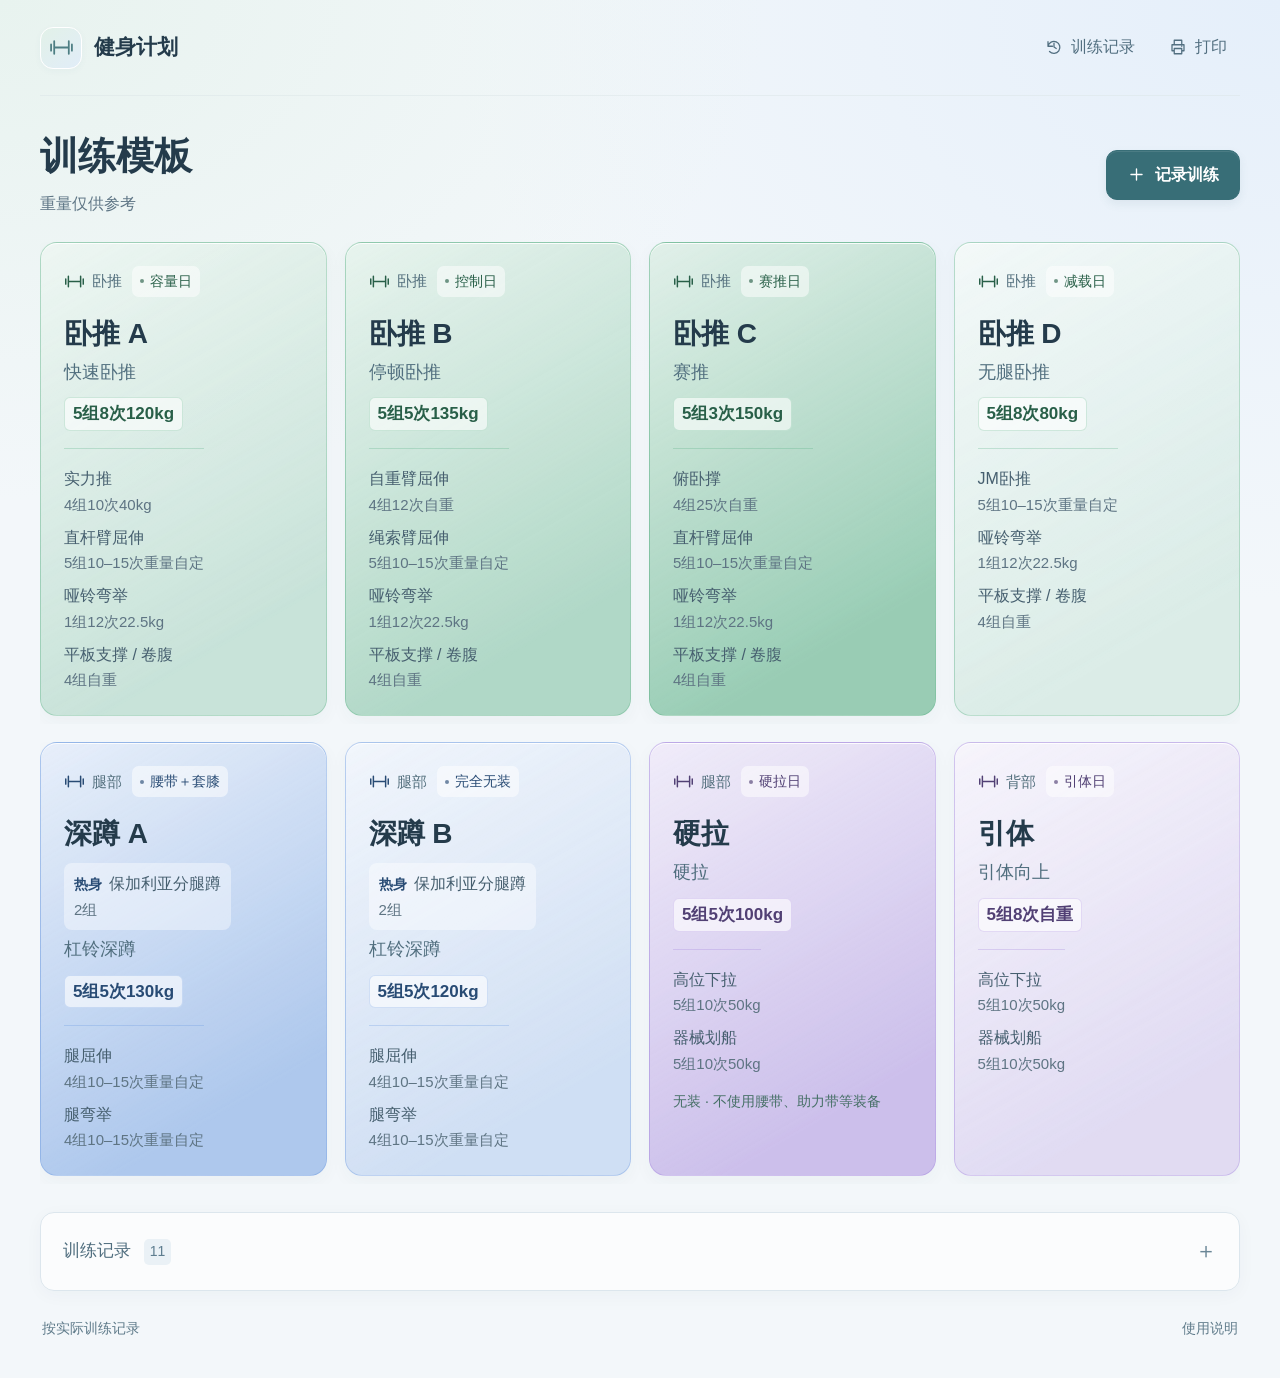
<file: index.html>
<!doctype html>
<html lang="zh-CN">
  <head>
  <!-- 单文件发布版；维护请阅读 项目资料/docs/维护说明.md，修改源文件后运行 项目资料/scripts/build.py。 -->
    <meta charset="utf-8" />
    <meta name="viewport" content="width=device-width, initial-scale=1, viewport-fit=cover" />
    <meta name="theme-color" content="#f3f7fa" />
    <meta name="apple-mobile-web-app-title" content="健身计划" />
    <meta name="application-name" content="健身计划" />
    <meta property="og:title" content="健身计划" />
    <meta name="description" content="可复用的训练模板，按实际日期记录每组重量。" />
    <title>健身计划</title>
    <style>
:root {
  color-scheme: light;
  --ink: #243b4b;
  --muted: #5e7585;
  --line: #dde7ee;
  --green: #437c70;
  --paper: #f3f7fa;
  --shadow: 0 4px 18px rgba(40,67,87,.035);
  --font-body: 17px;
  --font-small: 15px;
  --font-note: 14px;
  --font-title: 28px;
  --font-exercise: 18px;
  --font-dose: 17px;
  --font-aux: 16px;
}
* { box-sizing: border-box; }
html { scroll-behavior: smooth; scroll-padding-top: 24px; -webkit-text-size-adjust: 100%; }
body { margin: 0; min-height: 100vh; color: var(--ink); background: radial-gradient(ellipse 60% 500px at 0 0,#e8f3ef,transparent),radial-gradient(ellipse 65% 600px at 100% 0,#e5effa,transparent),var(--paper); font: 400 var(--font-body)/1.65 -apple-system,BlinkMacSystemFont,"PingFang SC","Hiragino Sans GB","Microsoft YaHei","Noto Sans CJK SC",sans-serif; -webkit-font-smoothing: antialiased; overflow-wrap: anywhere; }
h1,h2,h3,h4,p { margin: 0; }
button,input,select { font: inherit; }
button,a { -webkit-tap-highlight-color: transparent; touch-action: manipulation; }
button { cursor: pointer; }
button:disabled { cursor: not-allowed; opacity: .5; }
a { color: inherit; }
button:focus-visible,a:focus-visible,input:focus-visible,select:focus-visible,summary:focus-visible { outline: 3px solid #6d9fa9; outline-offset: 3px; }
[hidden] { display: none !important; }
::selection { background: #d6e8e6; }
.svg-library { position: absolute; width: 0; height: 0; overflow: hidden; }
.icon { width: 21px; height: 21px; fill: none; stroke: currentColor; stroke-width: 1.7; stroke-linecap: round; stroke-linejoin: round; flex: 0 0 auto; }
.shell { width: min(1200px,calc(100% - 64px)); margin-inline: auto; }
.site-header { display: flex; align-items: center; justify-content: space-between; gap: 16px; min-height: 96px; border-bottom: 1px solid #dbe6e780; }
.brand { display: inline-flex; align-items: center; gap: 12px; font-size: 21px; font-weight: 600; text-decoration: none; white-space: nowrap; }
.brand-mark { display: grid; place-items: center; width: 42px; height: 42px; border: 1px solid #fff; border-radius: 13px; background: linear-gradient(140deg,#e2f1e8,#e1edf8); color: #4d7e83; box-shadow: 0 2px 7px #3b65750a; }
.brand .icon { width: 25px; height: 25px; }
.site-header nav { display: flex; align-items: center; gap: 8px; color: #526f80; font-size: 16px; }
.site-header nav a,.site-header nav button { display: inline-flex; align-items: center; justify-content: center; gap: 8px; min-height: 44px; padding: 9px 12px; border: 1px solid transparent; border-radius: 10px; text-decoration: none; color: inherit; background: none; white-space: nowrap; }
.site-header nav .icon { width: 18px; height: 18px; }
.site-header nav a:hover,.site-header nav button:hover { border-color: #d9e5e9; background: #ffffff90; }
.calendar-heading { display: flex; justify-content: space-between; align-items: center; gap: 20px; padding-top: 36px; }
h1 { font-size: 38px; font-weight: 600; line-height: 1.3; }
.calendar-range { margin-top: 10px; color: var(--muted); font-size: 16px; }
.primary-button { display: inline-flex; align-items: center; justify-content: center; gap: 9px; min-height: 50px; padding: 11px 20px; border: 1px solid #386e77; border-radius: 11px; background: #386e77; color: #fff; font-size: 16px; font-weight: 600; white-space: nowrap; box-shadow: 0 4px 10px #386e7716,inset 0 1px 0 #ffffff18; transition: background .15s,box-shadow .15s; }
.primary-button:hover:not(:disabled) { background: #2c5d67; box-shadow: 0 5px 14px #386e7725; }
.primary-button .icon { width: 19px; height: 19px; }
.calendar-board { min-width: 0; margin-top: 24px; }
.calendar-grid { display: grid; grid-template-columns: minmax(0,1fr); gap: 18px; }
.bench-templates,.other-templates { display: grid; grid-template-columns: repeat(4,minmax(240px,1fr)); gap: 18px; min-width: 0; overflow-x: auto; padding-bottom: 8px; scroll-snap-type: x proximity; }
.calendar-cell { scroll-snap-align: start; }
.equipment-note { display: block; margin-top: 14px; color: #456f65; font-size: 14px; line-height: 1.6; }
[data-tone] {
  --card-rgb: 79 170 125;
  --card-ink: #285f48;
  --card-tint: .30;
  --card-glass: linear-gradient(150deg,#ffffffbb,#ffffff1a 80%),rgb(var(--card-rgb) / var(--card-tint));
}
[data-tone="bench-c"] { --card-tint: .62; }
[data-tone="bench-b"] { --card-tint: .46; }
[data-tone="bench-d"] { --card-tint: .17; }
[data-tone="squat-a"],[data-tone="squat-b"] { --card-rgb: 95 145 221; --card-ink: #284b74; }
[data-tone="squat-a"] { --card-tint: .53; }
[data-tone="squat-b"] { --card-tint: .27; }
[data-tone="deadlift"],[data-tone="back"] { --card-rgb: 154 122 216; --card-ink: #514074; }
[data-tone="deadlift"] { --card-tint: .50; }
[data-tone="back"] { --card-tint: .25; }
.calendar-cell {
  display: flex; flex-direction: column; min-width: 0; padding: 23px;
  border: 1px solid rgb(var(--card-rgb) / .34); border-radius: 17px;
  background: var(--card-glass);
  color: var(--ink); text-align: left;
  box-shadow: inset 0 1px 0 #ffffffd9,0 6px 18px #2843570a;
  transition: border-color .18s,box-shadow .18s,transform .18s;
}
.calendar-cell > * { flex-shrink: 0; }
.cell-top { display: flex; justify-content: space-between; align-items: center; gap: 10px; margin-bottom: 18px; }
.cell-category { display: inline-flex; align-items: center; gap: 7px; color: #536f7d; font-size: 15px; font-weight: 500; }
.cell-category .icon { width: 21px; height: 21px; color: var(--card-ink); }
.cell-kind { display: inline-flex; align-items: center; gap: 6px; padding: 4px 8px; border-radius: 7px; background: #ffffff85; color: var(--card-ink); font-size: 14px; font-weight: 500; white-space: nowrap; }
.cell-kind::before { content: ""; width: 4px; height: 4px; border-radius: 50%; background: currentColor; opacity: .65; }
.cell-main { display: block; font-size: var(--font-title); font-weight: 600; line-height: 1.35; }
.cell-primary { display: contents; }
.cell-exercise { margin-top: 5px; color: #506e7e; font-size: var(--font-exercise); line-height: 1.6; }
.cell-dose { display: flex; flex-wrap: wrap; align-items: center; gap: 8px 12px; margin-top: 11px; font-size: var(--font-dose); font-variant-numeric: tabular-nums; line-height: 1.5; }
.cell-dose > span { display: inline-block; max-width: 100%; padding: 3px 8px; border: 1px solid rgb(var(--card-rgb) / .24); border-radius: 6px; background: #ffffff9c; color: var(--card-ink); font-weight: 600; }
.cell-dose em { font-style: normal; font-size: 16px; color: #4d707b; }
.cell-aux { display: grid; gap: 8px; padding-top: 17px; margin-top: 17px; border-top: 1px solid rgb(var(--card-rgb) / .27); }
.cell-aux-row { display: grid; grid-template-columns: minmax(0,1fr) auto; align-items: baseline; gap: 12px; color: #465f6f; font-size: var(--font-aux); line-height: 1.6; }
.cell-aux-row > span:last-child { color: #5e7483; white-space: normal; text-align: right; font-size: var(--font-small); font-variant-numeric: tabular-nums; }
.cell-aux-row small { display: block; margin-top: 3px; color: #607b88; font-size: var(--font-note); line-height: 1.5; }
.cell-warmup { margin-top: 10px; padding: 8px 10px; border-radius: 8px; background: #ffffff65; }
.cell-warmup small { display: inline; margin: 0 7px 0 0; color: var(--card-ink, #456575); font-weight: 600; }
#logForm .cell-warmup { margin-top: 14px; background: #f2f7fb; }
.history-panel { margin-top: 28px; border: 1px solid #dce6ed; border-radius: 14px; background: #ffffffb0; box-shadow: var(--shadow); }
.history-panel > summary { display: flex; justify-content: space-between; align-items: center; gap: 14px; padding: 20px 22px; cursor: pointer; list-style: none; color: #4f6d7e; font-size: 17px; }
.history-panel > summary::-webkit-details-marker { display: none; }
.history-panel > summary > span:last-child { color: #6a8696; font-size: 22px; }
.history-panel[open] > summary > span:last-child { transform: rotate(45deg); }
#historyCount { display: inline-block; min-width: 26px; margin-left: 8px; padding: 1px 6px; border-radius: 5px; color: #5e7d8f; background: #eaf1f6; text-align: center; font-size: 14px; font-weight: 500; }
.history-content { padding: 0 22px 22px; }
.history-actions { display: flex; flex-wrap: wrap; gap: 10px; margin: 4px 0 20px; }
.outline-button,.edit-record { min-height: 44px; padding: 9px 13px; border: 1px solid #d6e2ea; border-radius: 9px; background: #fff; color: #4c6f82; font-size: 15px; }
.outline-button:hover,.edit-record:hover { background: #eef5fa; }
.history-calendar { padding: 18px; border: 1px solid var(--line); border-radius: 13px; background: #fff; }
.month-toolbar { display: flex; justify-content: space-between; align-items: center; gap: 14px; margin-bottom: 16px; }
.month-toolbar strong { font-size: 22px; font-weight: 600; }
.calendar-weight-unit { display: none; }
.next-month .icon { transform: rotate(180deg); }
.record-weekdays { display: grid; grid-template-columns: repeat(7,minmax(0,1fr)); gap: 6px; margin-bottom: 8px; color: #607b8d; text-align: center; font-size: 15px; }
.record-calendar-grid { display: grid; grid-template-columns: repeat(7,minmax(0,1fr)); gap: 6px; }
.record-day,.calendar-blank { min-width: 0; min-height: 94px; padding: 10px; border: 1px solid #e5edf2; border-radius: 9px; background: #fafcfd; }
.calendar-blank { border-color: transparent; background: transparent; }
.record-day { display: flex; flex-direction: column; align-items: flex-start; gap: 5px; color: #536d7d; text-align: left; }
.record-day-number { font-size: 18px; line-height: 1.35; font-variant-numeric: tabular-nums; }
.record-day[data-tone] { background: var(--card-glass); border-color: rgb(var(--card-rgb) / .34); color: var(--card-ink); }
.record-day.selected { border-color: var(--card-ink, #477d89); box-shadow: inset 0 0 0 1px var(--card-ink, #477d89); }
.month-scroll { overflow-x: auto; max-width: 100%; min-width: 0; overscroll-behavior-x: contain; scrollbar-width: thin; scrollbar-color: #aac3cf #f1f6f8; }
.month-content { min-width: 560px; }
.day-records { display: grid; gap: 9px; width: 100%; }
.day-record { display: grid; gap: 4px; color: var(--card-ink, #536d7d); font-size: 14px; line-height: 1.5; }
.day-record-load { display: none; }
.day-record[data-tone] { background: var(--card-glass); border: 1px solid rgb(var(--card-rgb) / .28); border-radius: 6px; padding: 4px; }
.day-record strong { font-size: 15px; font-weight: 600; }
.day-record-weights { font-size: 14px; line-height: 1.6; font-variant-numeric: tabular-nums; }
.calendar-scroll-hint { display: none; margin-top: 10px; color: var(--muted); font-size: 14px; }
.history-main-lift { color: #496a7b; }
.history-day-heading { display: flex; justify-content: space-between; align-items: center; gap: 16px; margin-top: 24px; }
.history-day-heading h3 { font-size: 20px; font-weight: 500; font-variant-numeric: tabular-nums; }
.history-row { display: grid; grid-template-columns: minmax(0,1fr) auto; align-items: center; gap: 16px; margin-top: 10px; padding: 16px; border: 1px solid rgb(var(--card-rgb) / .28); border-radius: 12px; background: var(--card-glass); }
.history-row strong { font-size: 20px; font-weight: 600; color: var(--card-ink); }
.history-dose { display: inline-block; margin-left: 10px; font-size: 15px; color: #607d8e; font-weight: 400; }
.history-row p { color: #526e7d; font-size: 16px; line-height: 1.7; margin-top: 6px; }
.history-weights { font-variant-numeric: tabular-nums; }
.legacy-note,.data-note { color: var(--muted); margin-top: 18px; font-size: 14px; line-height: 1.65; }
.legacy-note:empty { display: none; }
.archive-item,.legacy-group,.legacy-record { margin-top: 14px; }
.archive-item summary,.legacy-note summary { cursor: pointer; }
.legacy-record { display: grid; gap: 5px; }
.site-footer { display: flex; align-items: center; justify-content: space-between; gap: 16px; padding: 26px 2px 38px; color: #5f7b8a; font-size: 14px; }
.site-footer a { text-decoration: none; }
.save-status { position: fixed; bottom: 24px; left: 50%; transform: translateX(-50%); z-index: 5; max-width: calc(100% - 32px); background: #386e77; color: #fff; padding: 12px 20px; border-radius: 10px; box-shadow: 0 5px 20px #283e4225; font-size: 16px; }
.save-status:empty { display: none; }
.workout-dialog { width: min(640px,calc(100% - 32px)); max-height: calc(100dvh - 40px); padding: 28px; border: 1px solid #dce7ef; border-radius: 20px; background: #fff; color: var(--ink); box-shadow: 0 24px 100px #213c3330; overscroll-behavior: contain; }
.workout-dialog::backdrop { background: #203b4c45; backdrop-filter: blur(6px); }
body:has(.workout-dialog[open]) { overflow: hidden; }
.dialog-heading { display: flex; justify-content: space-between; align-items: center; gap: 16px; padding-bottom: 24px; }
.dialog-heading h2 { font-size: 22px; font-weight: 600; }
.icon-button { display: grid; place-items: center; width: 44px; height: 44px; padding: 0; border: 1px solid #dce7ee; border-radius: 10px; color: #537587; background: #f5f9fc; }
.icon-button .icon { width: 21px; height: 21px; }
.record-fields { display: grid; grid-template-columns: repeat(2,minmax(0,1fr)); gap: 16px; }
label { display: block; min-width: 0; color: #4c6c7e; font-size: 16px; line-height: 1.6; }
input,select { display: block; width: 100%; min-width: 0; min-height: 52px; margin-top: 8px; padding: 10px 12px; border: 1px solid #d4e1eb; border-radius: 10px; color: var(--ink); background: #f7fafc; font-size: 18px; line-height: 1.5; }
input::placeholder { color: #718b9b; }
input:disabled,select:disabled { background: #eef4f8; color: #718b9b; }
.full-field { grid-column: 1/-1; }
.record-main { display: flex; flex-wrap: wrap; align-items: center; justify-content: space-between; gap: 10px 16px; padding: 16px; margin-top: 24px; border: 1px solid #dce7ef; border-radius: 11px; background: #f2f7fb; }
.record-main strong { font-size: 18px; font-weight: 600; }
.record-main > div > span { display: inline-block; margin-left: 10px; color: #55778b; font-size: 16px; }
.record-main > small { color: #527280; font-size: 16px; }
.set-log { position: relative; padding: 13px 0 0; margin: 26px 0 0; border: 0; min-width: 0; }
.set-log legend { color: #40667a; padding: 0; font-size: 16px; font-weight: 500; }
.set-log legend > span { color: #617f91; font-size: 14px; font-weight: 400; }
.copy-weight { position: absolute; right: 0; top: -23px; border: 0; padding: 0; color: #4e778e; background: none; font-size: 14px; }
.weight-grid { display: grid; grid-template-columns: repeat(var(--set-count,5),minmax(0,1fr)); gap: 10px; }
.weight-grid label { color: #5f7e90; text-align: center; font-size: 14px; }
.weight-grid input { padding: 9px 6px; text-align: center; font-size: 18px; font-variant-numeric: tabular-nums; appearance: textfield; -moz-appearance: textfield; }
.weight-grid input::-webkit-inner-spin-button,.weight-grid input::-webkit-outer-spin-button { appearance: none; margin: 0; }
.record-extra { margin-top: 24px; padding-top: 18px; border-top: 1px solid var(--line); }
.record-extra summary { cursor: pointer; color: #4f7387; font-size: 15px; }
.record-extra .record-fields { margin-top: 17px; }
.record-actions { margin-top: 24px; }
.record-actions .primary-button { width: 100%; }
.form-message { color: #487959; font-size: 15px; line-height: 1.65; }
.form-message:not(:empty) { margin-top: 14px; }
@media(hover:hover) { .calendar-cell:hover { border-color: #9cbcca; box-shadow: 0 9px 25px #2f536412; transform: translateY(-2px); } }
@media(max-width:960px) {
  .shell { width: calc(100% - 44px); }
  .calendar-grid { grid-template-columns: minmax(0,1fr); gap: 16px; }
  .bench-templates,.other-templates { grid-template-columns: repeat(2,minmax(0,1fr)); gap: 16px; overflow: visible; padding-bottom: 0; }
  .calendar-cell { padding: 20px; }
  .cell-aux-row { grid-template-columns: minmax(0,1fr); gap: 2px; }
  .cell-aux-row > span:last-child { text-align: left; }
}
@media screen and (max-width:600px) {
  :root { --font-body: 16px; --font-title: 24px; --font-exercise: 17px; --font-dose: 16px; --font-aux: 16px; --font-small: 15px; --font-note: 14px; }
  html { scroll-padding-top: 84px; }
  .shell { width: calc(100% - 28px); }
  .site-header { position: sticky; top: 0; z-index: 4; width: 100%; min-height: 70px; padding: max(12px,env(safe-area-inset-top)) 14px 12px; background: #f3f8f9ed; backdrop-filter: blur(16px); border-bottom-color: #dce8e8; }
  .brand { gap: 8px; font-size: 19px; }
  .brand-mark { width: 34px; height: 34px; border-radius: 11px; }
  .brand .icon { width: 21px; height: 21px; }
  .site-header nav { font-size: 15px; }
  .site-header nav a { min-height: 44px; padding: 8px 10px; background: #fff9; border-color: #dce7ea; }
  #printButton { display: none; }
  .calendar-heading { padding-top: 25px; gap: 12px; }
  h1 { font-size: 30px; }
  .calendar-range { font-size: 14px; margin-top: 5px; }
  #openWorkout { min-height: 46px; padding: 10px 13px; font-size: 15px; gap: 5px; }
  #openWorkout .icon { width: 17px; height: 17px; }
  .calendar-board { margin-top: 18px; }
  .calendar-grid { gap: 12px; }
  .bench-templates,.other-templates { grid-template-columns: minmax(0,1fr); gap: 12px; }
  .calendar-cell { display: grid; grid-template-columns: minmax(0,1fr) auto; align-content: start; gap: 12px; padding: 18px; border-radius: 17px; }
  .cell-main { grid-column: 1; grid-row: 1; align-self: center; font-size: 24px; }
  .cell-top { grid-column: 2; grid-row: 1; margin: 0; }
  .cell-category { display: none; }
  .cell-kind { font-size: 14px; padding: 4px 8px; }
  .cell-primary { grid-column: 1/-1; display: flex; flex-wrap: wrap; align-items: center; justify-content: space-between; gap: 7px 10px; }
  .cell-exercise { margin: 0; }
  .cell-dose { margin: 0; line-height: 1.5; }
  .cell-dose > span { padding: 3px 7px; }
  .cell-aux,.equal-exercises { grid-column: 1/-1; margin: 0; padding-top: 12px; gap: 8px; }
  .cell-aux-row { grid-template-columns: minmax(0,1fr) auto; align-items: start; gap: 10px; }
  .cell-aux-row > span:last-child { max-width: 185px; text-align: right; }
  .equipment-note { grid-column: 1/-1; margin: 0; font-size: 14px; }
  .calendar-cell .cell-warmup { grid-column: 1/-1; margin-top: 0; }
  .history-panel { margin-top: 20px; border-radius: 17px; }
  .history-panel > summary { padding: 16px 14px; font-size: 17px; }
  .history-content { padding: 0 12px 16px; }
  .history-actions { gap: 8px; margin: 0 0 14px; }
  .history-actions .outline-button { flex: 1; }
  .history-calendar { padding: 10px 7px; border-radius: 12px; }
  .month-toolbar { margin-bottom: 15px; gap: 8px; }
  .month-toolbar strong { font-size: 20px; text-align: center; }
  .calendar-weight-unit { display: block; margin-top: 3px; color: var(--muted); font-size: 14px; font-weight: 400; }
  .month-content { min-width: 0; }
  .month-scroll { overflow: visible; }
  .record-weekdays { gap: 3px; font-size: 14px; }
  .record-calendar-grid { gap: 3px; }
  .record-day,.calendar-blank { min-height: 86px; padding: 7px 2px; border-radius: 7px; }
  .record-day { align-items: center; gap: 5px; text-align: center; }
  .record-day-number { font-size: 16px; }
  .day-records { gap: 5px; }
  .day-record { gap: 3px; line-height: 1.35; }
  .day-record[data-tone] { padding: 3px 1px; }
  .day-record strong { font-size: 14px; font-weight: 500; letter-spacing: -.3px; }
  .day-record-weights { display: none; }
  .day-record-load { display: block; font-size: 14px; line-height: 1.3; font-variant-numeric: tabular-nums; }
  .calendar-scroll-hint { display: block; margin-top: 10px; font-size: 14px; text-align: center; }
  .history-day-heading { margin-top: 20px; gap: 10px; }
  .history-day-heading h3 { font-size: 19px; }
  .history-day-heading .outline-button { font-size: 14px; padding-inline: 10px; }
  .history-row { gap: 10px; padding: 13px 11px; align-items: start; }
  .history-row strong { font-size: 20px; }
  .history-dose { margin: 4px 0 0; display: block; font-size: 15px; }
  .history-row p { font-size: 16px; }
  .site-footer { font-size: 14px; padding-bottom: max(24px,env(safe-area-inset-bottom)); }
  .save-status { bottom: max(20px,env(safe-area-inset-bottom)); font-size: 15px; }
  .workout-dialog { position: fixed; inset: auto 0 0; width: 100%; max-width: 100%; max-height: calc(100dvh - 12px); margin: 0; padding: 0 18px max(6px,env(safe-area-inset-bottom)); border: 0; border-radius: 23px 23px 0 0; scroll-padding-block: 80px; }
  .dialog-heading { position: sticky; top: 0; z-index: 2; margin-inline: -18px; padding: 16px 18px; background: #fffffff5; border-bottom: 1px solid #e5edf1; backdrop-filter: blur(12px); }
  .dialog-heading h2 { font-size: 21px; }
  #sessionCard { padding-top: 18px; }
  .record-fields { gap: 12px; }
  input,select { font-size: 17px; padding-inline: 10px; }
  .record-main { padding: 12px; margin-top: 20px; }
  .record-main strong { font-size: 17px; }
  .record-main > small { font-size: 15px; }
  .set-log { margin-top: 25px; padding-top: 12px; }
  .set-log legend { font-size: 16px; }
  .copy-weight { min-height: 40px; top: -33px; padding: 7px 0 7px 8px; }
  .weight-grid { gap: 7px; }
  .weight-grid input { min-height: 54px; font-size: 17px; padding-inline: 2px; }
  .record-actions { position: sticky; bottom: 0; z-index: 1; margin-top: 16px; padding: 12px 0; background: #fff; }
  .record-actions .primary-button { min-height: 50px; }
}
@media screen and (max-width:360px) {
  .brand { font-size: 18px; }
  .site-header nav a { padding-inline: 8px; }
  .site-header nav .icon { display: none; }
  h1 { font-size: 27px; }
  #openWorkout { padding-inline: 10px; }
  #openWorkout .icon { display: none; }
  .calendar-cell { padding: 15px; }
  .cell-aux-row { gap: 7px; font-size: 15px; }
  .cell-aux-row > span:last-child { max-width: 170px; }
  .record-fields { grid-template-columns: minmax(0,1fr); }
  .history-content { padding-inline: 9px; }
  .history-calendar { padding-inline: 5px; }
  .record-weekdays,.record-calendar-grid { gap: 2px; }
  .workout-dialog { padding-inline: 14px; }
  .dialog-heading { margin-inline: -14px; padding-inline: 14px; }
  .weight-grid { gap: 5px; }
}
@media(prefers-reduced-motion:reduce) { html { scroll-behavior: auto; } .calendar-cell,.primary-button { transition: none; } .calendar-cell:hover { transform: none; } }
@media print {
  @page { size: A4 landscape; margin: 8mm; }
  body { background: #fff; print-color-adjust: exact; -webkit-print-color-adjust: exact; font-size: 12px; }
  .shell { width: 100%; }
  .site-header,.history-panel,.site-footer,.workout-dialog,.save-status,#openWorkout { display: none !important; }
  .calendar-heading { padding-top: 0; }
  h1 { font-size: 25px; }
  .calendar-range { font-size: 12px; margin-top: 4px; }
  .calendar-board { margin-top: 10px; }
  .calendar-grid { grid-template-columns: repeat(2,minmax(0,1fr)); gap: 8px; }
  .bench-templates { grid-template-columns: repeat(2,minmax(0,1fr)); gap: 8px; }
  .other-templates { grid-template-columns: repeat(2,minmax(0,1fr)); gap: 8px; }
  .calendar-cell { padding: 10px; border-radius: 9px; box-shadow: none; break-inside: avoid; }
  .cell-top { margin-bottom: 6px; }
  .cell-category,.cell-kind { font-size: 11px; line-height: 1.3; }
  .cell-category .icon { width: 14px; height: 14px; }
  .cell-kind { padding: 2px 5px; }
  .cell-main { font-size: 18px; line-height: 1.2; }
  .cell-exercise { margin-top: 2px; font-size: 12px; line-height: 1.25; }
  .cell-dose { margin-top: 4px; font-size: 12px; line-height: 1.25; gap: 7px; }
  .cell-dose > span { padding: 1px 4px; }
  .cell-dose em { font-size: 12px; }
  .cell-aux { margin-top: 8px; padding-top: 8px; gap: 2px; }
  .cell-aux-row { grid-template-columns: minmax(0,1fr) auto; gap: 8px; }
  .cell-aux-row,.cell-aux-row > span:last-child { font-size: 12px; line-height: 1.25; }
  .cell-aux-row > span:last-child { text-align: right; }
  .cell-aux-row small { margin-top: 1px; font-size: 11px; line-height: 1.3; }
  .cell-warmup { margin-top: 5px; padding: 4px 5px; }
  .cell-warmup small { margin: 0 4px 0 0; }
}

.equal-exercises { display: grid; gap: 12px; margin-top: 12px; font-size: var(--font-body, 17px); }

@media screen and (min-width:961px) {
  .cell-aux-row { grid-template-columns: minmax(0,1fr); gap: 1px; }
  .cell-aux-row > span:last-child { text-align: left; }
}

</style>
  </head>
  <body>
    <svg class="svg-library" xmlns="http://www.w3.org/2000/svg" aria-hidden="true">
      <symbol id="i-barbell" viewBox="0 0 24 24"><path d="M2 9v6M5 6v12M19 6v12M22 9v6M5 12h14" /></symbol>
      <symbol id="i-close" viewBox="0 0 24 24"><path d="m6 6 12 12M6 18 18 6" /></symbol>
      <symbol id="i-plus" viewBox="0 0 24 24"><path d="M12 5v14M5 12h14" /></symbol>
      <symbol id="i-calendar" viewBox="0 0 24 24"><rect x="4" y="5" width="16" height="16" rx="3" /><path d="M8 3v4m8-4v4M4 11h16m-11 4h2m4 0h2m-8 3h2" /></symbol>
      <symbol id="i-history" viewBox="0 0 24 24"><path d="M4 11a8 8 0 1 1 2 7M4 5v6h6m2-4v5l3 2" /></symbol>
      <symbol id="i-chevron" viewBox="0 0 24 24"><path d="m14 6-6 6 6 6" /></symbol>
      <symbol id="i-print" viewBox="0 0 24 24"><path d="M7 8V3h10v5M7 17H4V9h16v8h-3M7 14h10v7H7zm10-3h.01" /></symbol>
    </svg>
    <header class="site-header shell">
      <a class="brand" href="#top"><span class="brand-mark"><svg class="icon"><use href="#i-barbell" /></svg></span><span>健身计划</span></a>
      <nav aria-label="工具"><a href="#history" id="historyLink"><svg class="icon"><use href="#i-history" /></svg>训练记录</a><button type="button" id="printButton"><svg class="icon"><use href="#i-print" /></svg>打印</button></nav>
    </header>
    <main class="shell" id="top">
      <section id="schedule" aria-labelledby="schedule-title">
        <div class="calendar-heading">
          <div><h1 id="schedule-title">训练模板</h1><p class="calendar-range">重量仅供参考</p></div>
          <button type="button" class="primary-button" id="openWorkout"><svg class="icon"><use href="#i-plus" /></svg>记录训练</button>
        </div>
        <div class="calendar-board">
          <div class="calendar-grid" id="planCalendar" aria-label="训练模板"></div>
        </div>
      </section>
      <details class="history-panel" id="history">
        <summary><span>训练记录 <b id="historyCount"></b></span><span aria-hidden="true">＋</span></summary>
        <div class="history-content">
          <div class="history-actions"><button type="button" class="outline-button" id="exportCsv">导出 CSV</button><button type="button" class="outline-button" id="exportJson">备份记录</button></div>
          <div id="historyCalendar" class="history-calendar"></div><div class="history-day-heading"><h3 id="historyDate"></h3><button type="button" class="outline-button" id="recordSelectedDay">记录训练</button></div><div id="historyList"></div><div class="legacy-note" id="legacyNote"></div>
          <p class="data-note">记录保存在当前浏览器，换设备前请备份。</p>
        </div>
      </details>
      <p class="save-status" id="saveStatus" role="status"></p>
    </main>
    <dialog class="workout-dialog" id="workout" aria-labelledby="workout-title">
      <div class="dialog-heading"><h2 id="workout-title">训练记录</h2><button type="button" class="icon-button" id="closeWorkout" aria-label="关闭"><svg class="icon"><use href="#i-close" /></svg></button></div>
      <article id="sessionCard"></article>
    </dialog>
    <footer class="site-footer shell"><span>按实际训练记录</span><a href="[data-uri]" download="使用说明.md">使用说明</a></footer>
    <script>
/* 固定训练模板。参考重量不参与实际训练记录的计算。 */
(function (root) {
  "use strict";
  const clone = value => JSON.parse(JSON.stringify(value));
  function freeze(value) { Object.values(value).forEach(x => { if (x && typeof x === "object") freeze(x); }); return Object.freeze(value); }
  const arms = name => [
    { id: "triceps", name, sets: 5, reps: "10–15" },
    { id: "curl", name: "哑铃弯举", sets: 1, reps: "12", referenceWeight: 22.5 },
    { id: "core", name: "平板支撑 / 卷腹", sets: 4, reps: "", note: "自重" },
  ];
  const backExercises = () => [{ id: "pulldown", name: "高位下拉", sets: 5, reps: "10", referenceWeight: 50 }, { id: "row", name: "器械划船", sets: 5, reps: "10", referenceWeight: 50 }];
  const squatMain = referenceWeight => ({ name: "杠铃深蹲", sets: 5, reps: "5", referenceWeight });
  const squatWarmup = { id: "split-squat", name: "保加利亚分腿蹲", sets: 2, showWeight: false };
  const squatAccessories = [
    { id: "extension", name: "腿屈伸", sets: 4, reps: "10–15" },
    { id: "leg-curl", name: "腿弯举", sets: 4, reps: "10–15" },
  ];
  const [pulldown, row] = backExercises();
  const pullupNov13 = { id: "back", title: "引体", kind: "引体日", type: "back", equalExercises: true, main: pulldown, accessories: [row] };
  const oldSquatA = { id: "squat-a", title: "深蹲 A", kind: "深蹲日", type: "legs", equipmentNote: "无装 · 不使用腰带、助力带等装备", main: squatMain(120), accessories: squatAccessories };
  const oldSquatB = { id: "squat-b", title: "深蹲 B", kind: "单腿日", type: "legs", main: { name: "保加利亚分腿蹲", sets: 4, reps: "8–10", perLeg: true, note: "自重 / 哑铃" }, accessories: [] };
  const TEMPLATES = freeze([
    { id: "bench-a", title: "卧推 A", kind: "容量日", type: "chest", main: { name: "快速卧推", sets: 5, reps: "8", referenceWeight: 120 }, accessories: [{ id: "press", name: "实力推", sets: 4, reps: "10", referenceWeight: 40 }, ...arms("直杆臂屈伸")] },
    { id: "bench-b", title: "卧推 B", kind: "控制日", type: "chest", main: { name: "停顿卧推", sets: 5, reps: "5", referenceWeight: 135 }, accessories: [{ id: "dips", name: "自重臂屈伸", sets: 4, reps: "12", note: "自重" }, ...arms("绳索臂屈伸")] },
    { id: "bench-c", title: "卧推 C", kind: "赛推日", type: "chest", main: { name: "赛推", sets: 5, reps: "3", referenceWeight: 150 }, accessories: [{ id: "pushups", name: "俯卧撑", sets: 4, reps: "25", note: "自重" }, ...arms("直杆臂屈伸")] },
    { id: "bench-d", title: "卧推 D", kind: "减载日", type: "chest", main: { name: "无腿卧推", sets: 5, reps: "8", referenceWeight: 80 }, accessories: arms("JM卧推") },
    { id: "squat-a", title: "深蹲 A", kind: "腰带＋套膝", type: "legs", equipmentNote: "使用腰带和套膝", warmup: squatWarmup, main: squatMain(130), accessories: squatAccessories },
    { id: "squat-b", title: "深蹲 B", kind: "完全无装", type: "legs", equipmentNote: "不使用腰带、套膝等装备", warmup: squatWarmup, main: squatMain(120), accessories: squatAccessories },
    { id: "deadlift", title: "硬拉", kind: "硬拉日", type: "legs", equipmentNote: "无装 · 不使用腰带、助力带等装备", main: { name: "硬拉", sets: 5, reps: "5", referenceWeight: 100 }, accessories: backExercises() },
    { id: "back", title: "引体", kind: "引体日", type: "back", main: { name: "引体向上", sets: 5, reps: "8", note: "自重" }, accessories: backExercises() },
  ]);
  function templates() { return [...TEMPLATES]; }
  function template(id) { return TEMPLATES.find(x => x.id === id) || null; }
  function today() { const d = new Date(); return `${d.getFullYear()}-${String(d.getMonth() + 1).padStart(2, "0")}-${String(d.getDate()).padStart(2, "0")}`; }
  function validDate(value) {
    if (!/^\d{4}-\d{2}-\d{2}$/.test(value || "")) return false;
    const d = new Date(`${value}T12:00:00`);
    return !Number.isNaN(d.getTime()) && `${d.getFullYear()}-${String(d.getMonth() + 1).padStart(2, "0")}-${String(d.getDate()).padStart(2, "0")}` === value;
  }
  function dose(exercise) {
    if (!exercise) return "";
    const reps = String(exercise.reps || "").replace(/\s*\/\s*腿/g, "");
    const sets = exercise.sets ? `${exercise.sets}组` : "";
    return `${sets}${reps ? `${reps}次` : ""}${exercise.perLeg || /\/\s*腿/.test(exercise.reps || "") ? "（每腿）" : ""}`;
  }
  function prescription(exercise) {
    if (exercise?.durationMinutes) return `${exercise.durationMinutes}分钟`;
    if (exercise?.showWeight === false) return dose(exercise);
    return `${dose(exercise)}${Number.isFinite(exercise?.referenceWeight) ? `${exercise.referenceWeight}kg` : exercise?.note || "重量自定"}`;
  }
  function recordedExercises(t) { return t ? [t.main, ...(t.equalExercises ? t.accessories : [])] : []; }
  function actualWeightSummary(record) {
    if (record.snapshot?.equalExercises) return recordedExercises(record.snapshot).map((exercise, i) => `${exercise.name} ${actualWeightSummary({ setWeights: i ? record.additionalWeights?.[exercise.id] : record.setWeights, snapshot: { main: exercise } })}`).join("；");
    const weights = record.setWeights || [], main = record.snapshot?.main || template(record.templateId)?.main;
    if (main?.showWeight === false) return dose(main);
    if (weights.some(x => Number.isFinite(x))) {
      const complete = weights.every(x => Number.isFinite(x));
      const load = complete && new Set(weights).size === 1 ? weights[0] : weights.map(x => Number.isFinite(x) ? x : "—").join(" / ");
      return `${dose({ ...main, sets: weights.length })}${load}kg`;
    }
    return Number.isFinite(record.legacyWeight) ? `${record.legacyWeight}kg` : "重量未填";
  }
  function seedRecords() {
    return [["2026-11-09", "bench-a", [120, 120, 120, 120, 120]], ["2026-11-11", "squat-a", [120, 120, 120, 120, 120]], ["2026-11-12", "bench-b", [120, 125, 125, 130, 130]], ["2026-11-13", "back", [50, 50, 50, 50, 50]]].map(([date, templateId, weights]) => ({
      id: `confirmed-${date}-${templateId}`, date, templateId, result: "done", setWeights: weights,
      notes: templateId === "back" ? "主项引体向上未做" : "", triceps: "",
      ...(templateId === "back" ? { additionalWeights: { row: [50, 50, 50, 50, 50] } } : {}),
      snapshot: clone(templateId === "back" ? pullupNov13 : templateId === "squat-a" ? oldSquatA : template(templateId)),
    }));
  }
  function recentRecords() {
    return [["2026-11-15", "bench-c", Array(5).fill(150)], ["2026-11-16", "deadlift", Array(5).fill(100)]].map(([date, templateId, setWeights]) => ({
      id: `confirmed-${date}-${templateId}`, date, templateId, result: "done", setWeights, notes: "", triceps: "", snapshot: clone(template(templateId)),
    }));
  }
  function validateRecord(record, latestDate = today()) {
    const current = template(record?.templateId), t = record?.snapshot || current;
    if (!current) return "请选择训练模板。";
    if (!validDate(record.date) || record.date > latestDate) return "请选择今天或之前的有效日期。";
    if (!Array.isArray(record.setWeights) || record.setWeights.length !== (t.main?.sets || 0)) return "请检查各组重量。";
    if (record.setWeights.some(x => x !== null && (typeof x !== "number" || !Number.isFinite(x) || x < 0 || x > 500))) return "每组重量需在0–500 kg之间。";
    for (const exercise of t.equalExercises ? t.accessories : []) {
      const weights = record.additionalWeights?.[exercise.id];
      if (!Array.isArray(weights) || weights.length !== (exercise.sets || 0) || weights.some(x => x !== null && (typeof x !== "number" || !Number.isFinite(x) || x < 0 || x > 500))) return "请检查各动作的逐组重量。";
    }
    if (!["done", "incomplete", "paused"].includes(record.result)) return "请选择完成情况。";
    return "";
  }
  function upsertRecord(records, record) {
    const existing = records.find(x => x.id === record.id) || records.find(x => x.date === record.date && x.templateId === record.templateId);
    const id = existing?.id || record.id;
    return [...records.filter(x => x.id !== id && !(x.date === record.date && x.templateId === record.templateId)), { ...clone(record), id }];
  }
  function fromLegacy(record) {
    const p = record?.plan;
    if (!validDate(record?.date) || !p?.type) return null;
    const templateId = p.type === "chest" ? ["bench-a", "bench-b", "bench-c", "bench-d"][Number(p.micro) - 1] : p.type === "back" ? "back" : p.type === "legs" ? p.legVariant === "B" ? "squat-b" : "squat-a" : "rest";
    const t = template(templateId); if (!t) return null;
    const snapshot = clone(templateId === "squat-a" ? oldSquatA : templateId === "squat-b" ? oldSquatB : t);
    if (templateId === "back") { delete snapshot.equalExercises; snapshot.main = { name: "引体向上", sets: 4, reps: "8–12" }; snapshot.accessories = []; }
    if (snapshot.main && Number.isInteger(p.sets) && p.sets > 0) snapshot.main.sets = p.sets;
    if (snapshot.main && p.reps) snapshot.main.reps = String(p.reps);
    if (snapshot.main && p.style) snapshot.main.name = p.style;
    return { id: `legacy-v15-${record.date}-${record.day}`, date: record.date, templateId, result: ["done", "incomplete", "paused"].includes(record.result) ? record.result : "done", setWeights: Array(snapshot.main?.sets || 0).fill(null), legacyWeight: Number.isFinite(record.actualWeight) ? record.actualWeight : null, notes: [record.actual, record.notes].filter(Boolean).join(" · "), triceps: record.triceps || "", snapshot };
  }
  function initialRecords(previous) {
    if (previous?.version === 16 && Array.isArray(previous.records)) return clone(previous.records).filter(r => template(r.templateId) && validDate(r.date)).map(r => r.date === "2026-11-11" && r.templateId === "squat-a" ? { ...r, setWeights: [120, 120, 120, 120, 120] } : r);
    const rows = previous?.version === 15 ? [...Object.values(previous.records || {}), ...(previous.attempts || [])].map(fromLegacy).filter(Boolean).filter(x => x.date < "2026-11-09" || x.date > "2026-11-12") : [];
    return [...rows, ...seedRecords()];
  }
  function monthSlots(month) {
    if (!/^\d{4}-\d{2}$/.test(month) || !validDate(`${month}-01`)) return [];
    const first = new Date(`${month}-01T12:00:00`), offset = (first.getDay() + 6) % 7;
    const end = new Date(first); end.setMonth(end.getMonth() + 1, 0);
    const length = Math.ceil((offset + end.getDate()) / 7) * 7;
    return Array.from({ length }, (_, i) => { const day = i - offset + 1; return day > 0 && day <= end.getDate() ? `${month}-${String(day).padStart(2, "0")}` : null; });
  }
  function shiftMonth(month, delta) {
    const d = new Date(`${month}-01T12:00:00`); d.setMonth(d.getMonth() + delta);
    return `${d.getFullYear()}-${String(d.getMonth() + 1).padStart(2, "0")}`;
  }
  const api = { templates, template, dose, prescription, recordedExercises, actualWeightSummary, today, validDate, seedRecords, recentRecords, validateRecord, upsertRecord, initialRecords, monthSlots, shiftMonth };
  if (typeof module !== "undefined" && module.exports) module.exports = api;
  root.TrainingPlan = api;
})(typeof window !== "undefined" ? window : globalThis);

</script><script>
/* 固定模板 + 按实际日期保存的训练日志。 */
"use strict";
(() => {
  const P = window.TrainingPlan, KEY = "fitness-templates-v17";
  const OLD_KEYS = ["fitness-templates-v16", "fitness-cycle-v15", "fitness-cycle-v14", "fitness-cycle-v13", "fitness-cycle-v12", "fitness-cycle-v11", "fitness-cycle-v10", "fitness-cycle-v9", "bench-rotation-v8", "bench-smolov-v7", "bench-personal-v6", "bench-fenjue-v5", "bench-rebuild-v4", "bench-fen-jue-v3"];
  const $ = selector => document.querySelector(selector);
  const esc = value => String(value ?? "").replace(/[&<>"']/g, x => ({ "&": "&amp;", "<": "&lt;", ">": "&gt;", '"': "&quot;", "'": "&#39;" })[x]);
  const clone = value => JSON.parse(JSON.stringify(value));
  function read(key) { try { const raw = localStorage.getItem(key); return raw === null ? null : JSON.parse(raw); } catch { return null; } }
  const previous = read("fitness-templates-v16") || read("fitness-cycle-v15"), saved = read(KEY);
  let state = saved?.version === 17 && Array.isArray(saved.records) ? saved : { version: 17, records: P.initialRecords(previous), draft: previous?.version === 16 && P.template(previous.draft?.templateId) ? clone(previous.draft) : null };
  function persist() { try { localStorage.setItem(KEY, JSON.stringify(state)); return true; } catch { return false; } }
  if (!state.backRecordNov13) {
    if (!state.records.some(r => r.date === "2026-11-13" && r.templateId === "back")) state.records.push(P.seedRecords().find(r => r.templateId === "back"));
    state.backRecordNov13 = true; persist();
  }
  if (!state.confirmedRecordsNov17) {
    for (const record of P.recentRecords()) {
      if (!state.records.some(r => r.date === record.date && r.templateId === record.templateId)) state.records.push(record);
    }
    state.confirmedRecordsNov17 = true; persist();
  }
  if (!state.benchCNov15WeightConfirmed) {
    state.records = state.records.map(record => record.date === "2026-11-15" && record.templateId === "bench-c" ? { ...record, setWeights: Array(5).fill(150) } : record);
    if (state.draft?.date === "2026-11-15" && state.draft.templateId === "bench-c") state.draft.setWeights = Array(5).fill(150);
    state.benchCNov15WeightConfirmed = true; persist();
  }
  if (!state.confirmedBenchDNov18) {
    const date = "2026-11-18", templateId = "bench-d";
    const existing = state.records.find(record => record.date === date && record.templateId === templateId);
    const record = {
      id: "confirmed-2026-11-18-bench-d", notes: "", triceps: "", ...existing,
      date, templateId, result: "done", setWeights: [80, 80, 80, 80, 80], snapshot: clone(P.template(templateId)),
    };
    state.records = P.upsertRecord(state.records, record);
    if (state.draft?.date === date && state.draft.templateId === templateId) {
      state.draft = { ...state.draft, result: record.result, setWeights: [...record.setWeights], snapshot: clone(record.snapshot) };
    }
    state.confirmedBenchDNov18 = true;
    persist();
  }
  if (!state.confirmedRecordsNov22) {
    const isMistakenRecord = record => record?.date === "2026-11-19" && record.templateId === "squat-b";
    state.records = state.records.filter(record => !isMistakenRecord(record));
    if (isMistakenRecord(state.draft)) state.draft = null;

    const pullup = P.seedRecords().find(record => record.date === "2026-11-13");
    const previousPullup = state.records.find(record => record.date === pullup.date && record.templateId === pullup.templateId);
    const pullupNotes = previousPullup?.notes;
    const notes = pullupNotes?.includes(pullup.notes) ? pullupNotes : [pullup.notes, pullupNotes].filter(Boolean).join(" · ");
    const accessoryResults = previousPullup?.snapshot?.equalExercises ? previousPullup : pullup;
    state.records = P.upsertRecord(state.records, { ...pullup, ...accessoryResults, snapshot: pullup.snapshot, notes });

    for (const [date, templateId, weight] of [["2026-11-21", "bench-a", 125], ["2026-11-22", "squat-b", 120]]) {
      const existing = state.records.find(record => record.date === date && record.templateId === templateId);
      const snapshot = clone(P.template(templateId));
      const record = {
        id: `confirmed-${date}-${templateId}`, notes: "", triceps: "", ...existing,
        date, templateId, result: "done", setWeights: Array(snapshot.main.sets).fill(weight), snapshot,
      };
      state.records = P.upsertRecord(state.records, record);
      if (state.draft?.date === date && state.draft.templateId === templateId) {
        state.draft = { ...state.draft, result: record.result, setWeights: [...record.setWeights], snapshot: clone(snapshot) };
      }
    }
    state.confirmedRecordsNov22 = true;
    persist();
  }
  if (!state.confirmedBenchBNov25) {
    const date = "2026-11-25", templateId = "bench-b";
    const existing = state.records.find(record => record.date === date && record.templateId === templateId);
    const record = {
      id: "confirmed-2026-11-25-bench-b", notes: "", triceps: "", ...existing,
      date, templateId, result: "done", setWeights: [130, 135, 135, 135, 135], snapshot: clone(P.template(templateId)),
    };
    state.records = P.upsertRecord(state.records, record);
    if (state.draft?.date === date && state.draft.templateId === templateId) {
      state.draft = { ...state.draft, result: record.result, setWeights: [...record.setWeights], snapshot: clone(record.snapshot) };
    }
    state.confirmedBenchBNov25 = true;
    persist();
  }
  if (!state.confirmedPullupNov26) {
    const date = "2026-11-26", templateId = "back";
    const existing = state.records.find(record => record.date === date && record.templateId === templateId);
    const snapshot = {
      ...P.template(templateId), equalExercises: true,
      main: { name: "引体向上", sets: 4, reps: "5", showWeight: false },
      accessories: [
        { id: "pulldown", name: "高位下拉", sets: 4, reps: "10" },
        { id: "rear-delt-fly", name: "后束飞鸟", sets: 4, reps: "10" },
        { id: "curl", name: "哑铃弯举", sets: 1, reps: "5" },
        { id: "rowing-machine", name: "划船机", reps: "50", showWeight: false },
      ],
    };
    const record = {
      id: `confirmed-${date}-${templateId}`, notes: "", triceps: "", ...existing,
      date, templateId, result: "done", setWeights: Array(4).fill(null),
      additionalWeights: { pulldown: Array(4).fill(50), "rear-delt-fly": Array(4).fill(20), curl: [25], "rowing-machine": [] },
      snapshot,
    };
    state.records = P.upsertRecord(state.records, record);
    if (state.draft?.date === date && state.draft.templateId === templateId) {
      state.draft = { ...state.draft, result: record.result, setWeights: [...record.setWeights], additionalWeights: clone(record.additionalWeights), snapshot: clone(snapshot) };
    }
    state.confirmedPullupNov26 = true;
    persist();
  }
  if (state !== saved) persist();
  let draft = null, noticeTimer;
  let selectedDate = state.records.map(r => r.date).sort().at(-1) || P.today(), displayedMonth = selectedDate.slice(0, 7);
  const weightText = record => record.setWeights?.some(x => x !== null) ? `${record.setWeights.map(x => x === null ? "—" : x).join(" / ")} kg` : Number.isFinite(record.legacyWeight) ? `旧记录 ${record.legacyWeight} kg` : "";
  const dateText = date => P.validDate(date) ? date.replaceAll("-", ".") : "日期未记";
  function compactWeightText(record) {
    const main = (record.snapshot || P.template(record.templateId))?.main;
    if (main?.showWeight === false) return P.dose(main);
    const weights = [record.setWeights || [], ...Object.values(record.additionalWeights || {})].flat().filter(Number.isFinite);
    if (!weights.length) return Number.isFinite(record.legacyWeight) ? String(record.legacyWeight) : "未填";
    const low = Math.min(...weights), high = Math.max(...weights);
    return String(low === high ? low : `${low}–${high}`);
  }
  function announce(message) { clearTimeout(noticeTimer); $("#saveStatus").textContent = message; noticeTimer = setTimeout(() => { $("#saveStatus").textContent = ""; }, 3500); }
  function renderWarmup(warmup) {
    if (!warmup) return "";
    return `<span class="cell-aux-row cell-warmup"><span><small>热身</small>${esc(warmup.name)}</span><span>${esc(P.prescription(warmup))}</span></span>`;
  }
  function renderCard(t) {
    const category = t.type === "chest" ? "卧推" : t.type === "back" ? "背部" : "腿部";
    return `<button type="button" class="calendar-cell" data-template="${t.id}" data-tone="${t.id}" aria-haspopup="dialog" aria-label="记录${esc(t.title)}，${esc(t.kind)}">
      <span class="cell-top"><span class="cell-category"><svg class="icon"><use href="#i-barbell" /></svg>${category}</span><span class="cell-kind">${t.kind}</span></span>
      <strong class="cell-main">${t.title}</strong>${renderWarmup(t.warmup)}${t.equalExercises ? `<span class="equal-exercises">${P.recordedExercises(t).map(a => `<span class="cell-aux-row"><span>${a.name}</span><span>${P.prescription(a)}</span></span>`).join("")}</span>` : `<span class="cell-primary"><span class="cell-exercise">${t.main.name}</span>
      <span class="cell-dose"><span>${P.prescription(t.main)}</span></span></span>
      ${t.accessories.length ? `<span class="cell-aux">${t.accessories.map(a => `<span class="cell-aux-row"><span>${a.name}</span><span>${P.prescription(a)}</span></span>`).join("")}</span>` : ""}` }
      ${t.equipmentNote && !t.warmup ? `<span class="equipment-note">${esc(t.equipmentNote)}</span>` : ""}
    </button>`;
  }
  function renderBoard() {
    const all = P.templates();
    $("#planCalendar").innerHTML = `<div class="bench-templates">${all.filter(t => t.type === "chest").map(renderCard).join("")}</div><div class="other-templates">${all.filter(t => t.type !== "chest").map(renderCard).join("")}</div>`;
    $("#historyCount").textContent = state.records.length;
  }
  function historyRow(record) {
    const t = record.snapshot || P.template(record.templateId), weight = weightText(record);
    if (t?.equalExercises) return `<div class="history-row" data-tone="${esc(record.templateId)}"><div><strong>${esc(t.title)}</strong>${P.recordedExercises(t).map((a, i) => `<p class="history-main-lift">${esc(a.name)}</p><p class="history-weights">${esc(P.actualWeightSummary({ snapshot: { main: a }, setWeights: i ? record.additionalWeights?.[a.id] : record.setWeights }))}</p>`).join("")}${record.notes ? `<p>${esc(record.notes)}</p>` : ""}</div><button type="button" class="edit-record" data-record="${esc(record.id)}">编辑</button></div>`;
    const result = record.result === "paused" ? "暂停" : record.result === "incomplete" ? "未完成" : "";
    const weightLine = t?.main?.showWeight === false ? "" : `<p class="history-weights">主项实重：${esc(weight || "未填写")}</p>`;
    return `<div class="history-row" data-tone="${esc(record.templateId)}"><div><strong>${esc(t?.title || "训练")}${t?.main ? `<span class="history-dose">${P.dose(t.main)}</span>` : ""}</strong>${t?.main ? `<p class="history-main-lift">${esc(t.main.name)}</p>` : ""}${weightLine}${result || record.notes ? `<p>${esc([result, record.notes].filter(Boolean).join(" · "))}</p>` : ""}</div><button type="button" class="edit-record" data-record="${esc(record.id)}" aria-label="编辑${dateText(record.date)}${esc(t?.title)}">编辑</button></div>`;
  }
  function renderLegacy() {
    const groups = OLD_KEYS.map(key => ({ key, data: read(key) })).filter(x => x.data && x.data.version !== 16);
    const rows = value => Array.isArray(value) ? value : value && typeof value === "object" ? Object.values(value) : [];
    function oldRows(data) {
      return [...rows(data.records), ...rows(data.attempts)].filter(r => r.templateId !== "rest" && r.plan?.type !== "rest" && r.label !== "休息").map(r => `<div class="legacy-record"><strong>${esc(r.date || "日期未记")} · ${esc(r.plan?.style || r.plan?.name || r.label || "训练")}</strong><span>${esc([Number.isFinite(r.actualWeight) ? `${r.actualWeight} kg` : "", typeof r.actual === "string" ? r.actual : r.actual ? JSON.stringify(r.actual) : "", r.notes].filter(Boolean).join(" · "))}</span></div>`).join("");
    }
    $("#legacyNote").innerHTML = groups.length ? `<details><summary>旧版记录</summary>${groups.map(({ data }) => `${oldRows(data)}${rows(data.archives).map(a => `<details class="archive-item"><summary>旧周期</summary>${oldRows(a)}</details>`).join("")}`).join("")}</details>` : "";
  }
  function renderHistory() {
    const monthText = `${displayedMonth.slice(0, 4)}年${Number(displayedMonth.slice(5))}月`;
    const oldScroll = $("#historyCalendar .month-scroll")?.scrollLeft || 0;
    $("#historyCalendar").innerHTML = `<div class="month-toolbar"><button type="button" class="icon-button" data-month-step="-1" aria-label="上一月"><svg class="icon"><use href="#i-chevron" /></svg></button><strong>${monthText}<small class="calendar-weight-unit">实重 · kg</small></strong><button type="button" class="icon-button next-month" data-month-step="1" aria-label="下一月"><svg class="icon"><use href="#i-chevron" /></svg></button></div><div class="month-scroll" tabindex="0" aria-label="训练月历，可横向滚动"><div class="month-content"><div class="record-weekdays">${["周一", "周二", "周三", "周四", "周五", "周六", "周日"].map(x => `<span>${x}</span>`).join("")}</div><div class="record-calendar-grid">${P.monthSlots(displayedMonth).map(date => {
      if (!date) return '<span class="calendar-blank" aria-hidden="true"></span>';
      const records = state.records.filter(r => r.date === date);
      const summary = records.map(r => `${(r.snapshot || P.template(r.templateId)).title}，${P.actualWeightSummary(r)}`).join("；");
      const dayTone = records.length === 1 ? `data-tone="${esc(records[0].templateId)}"` : "";
      const entries = records.map(record => {
        const title = (record.snapshot || P.template(record.templateId)).title;
        const entryTone = records.length > 1 ? `data-tone="${esc(record.templateId)}"` : "";
        return `<span class="day-record" ${entryTone}><strong>${esc(title)}</strong><span class="day-record-weights">${esc(P.actualWeightSummary(record))}</span><span class="day-record-load">${esc(compactWeightText(record))}</span></span>`;
      }).join("");
      return `<button type="button" class="record-day ${records.length ? "has-records" : ""} ${date === selectedDate ? "selected" : ""}" data-log-date="${date}" ${dayTone} aria-pressed="${date === selectedDate}" aria-label="${dateText(date)}${summary ? `，${esc(summary)}` : ""}"><span class="record-day-number">${Number(date.slice(8))}</span>${entries ? `<span class="day-records">${entries}</span>` : ""}</button>`;
    }).join("")}</div></div></div><p class="calendar-scroll-hint">点选日期查看逐组重量</p>`;
    $("#historyCalendar .month-scroll").scrollLeft = oldScroll;
    ensureSelectedDayVisible();
    $("#historyDate").textContent = dateText(selectedDate);
    $("#historyList").innerHTML = state.records.filter(r => r.date === selectedDate).map(historyRow).join("");
    renderLegacy();
  }
  function ensureSelectedDayVisible() {
    const viewport = $("#historyCalendar .month-scroll"), day = $("#historyCalendar .record-day.selected");
    if (!viewport?.clientWidth || !day) return;
    const box = viewport.getBoundingClientRect(), cell = day.getBoundingClientRect();
    if (cell.right > box.right) viewport.scrollLeft += cell.right - box.right;
    else if (cell.left < box.left) viewport.scrollLeft -= box.left - cell.left;
  }
  $("#history").addEventListener("toggle", () => { if ($("#history").open) ensureSelectedDayVisible(); });
  function freshDraft(templateId = "") { return { recordId: null, templateId, date: P.today(), setWeights: Array(P.template(templateId)?.main?.sets || 0).fill(null), additionalWeights: Object.fromEntries((P.template(templateId)?.equalExercises ? P.template(templateId).accessories : []).map(a => [a.id, Array(a.sets).fill(null)])), result: "done", notes: "", triceps: P.template(templateId)?.accessories.find(a => a.id === "triceps")?.name || "" }; }
  function fromRecord(r) { return { ...clone(r), recordId: r.id }; }
  function renderSession() {
    const t = draft.snapshot || P.template(draft.templateId);
    $("#workout-title").textContent = draft.recordId ? "编辑记录" : "记录训练";
    $("#sessionCard").innerHTML = `<form id="logForm">
      <div class="record-fields"><label>日期<input name="date" type="date" value="${esc(draft.date)}" max="${P.today()}" required /></label><label>模板<select name="templateId" required><option value="" disabled ${!t ? "selected" : ""}>选择模板</option>${P.templates().map(x => `<option value="${x.id}" ${x.id === t?.id ? "selected" : ""}>${x.title}</option>`).join("")}</select></label></div>
      ${t?.equipmentNote ? `<p class="equipment-note">${esc(t.equipmentNote)}</p>` : ""}
      ${renderWarmup(t?.warmup)}
      ${P.recordedExercises(t).map((exercise, index) => {
        const showWeight = exercise.showWeight !== false;
        const prefix = index ? `extra-${exercise.id}` : "weight";
        const weights = index ? draft.additionalWeights?.[exercise.id] : draft.setWeights;
        const fields = showWeight ? `<fieldset class="set-log"><legend>逐组实重 <span>kg · 选填</span></legend>
          <button type="button" class="copy-weight" ${index ? "" : 'id="copyWeight"'} data-copy="${index ? exercise.id : "main"}">同首组</button>
          <div class="weight-grid" style="--set-count:${Math.min(exercise.sets, 5)}">${Array.from({ length: exercise.sets }, (_, i) => `<label>第${i + 1}组<input name="${prefix}-${i}" type="number" min="0" max="500" step="any" inputmode="decimal" placeholder="—" value="${esc(weights?.[i] ?? "")}" /></label>`).join("")}</div>
        </fieldset>` : "";
        return `<div class="record-main"><div><strong>${esc(exercise.name)}</strong></div><small>${showWeight ? "模板：" : ""}${esc(P.prescription(exercise))}</small></div>${fields}`;
      }).join("")}
      ${t && t.type !== "rest" ? `<details class="record-extra"><summary>补充记录</summary><div class="record-fields"><label>完成情况<select name="result">${[["done", "完成"], ["incomplete", "未完成"], ["paused", "暂停"]].map(([value, label]) => `<option value="${value}" ${draft.result === value ? "selected" : ""}>${label}</option>`).join("")}</select></label><label class="full-field">备注<input name="notes" type="text" maxlength="300" placeholder="动作感受、辅助重量等" value="${esc(draft.notes)}" /></label></div></details>` : ""}
      <div class="record-actions"><button type="submit" class="primary-button">保存记录</button></div><p class="form-message" id="recordStatus" role="status"></p>
    </form>`;
  }
  function openWorkout(templateId = "", recordId = null, date = null) {
    const record = recordId ? state.records.find(r => r.id === recordId) : null;
    draft = record ? fromRecord(record) : date ? { ...freshDraft(templateId), date } : state.draft && (!templateId || state.draft.templateId === templateId) && !state.draft.recordId ? clone(state.draft) : freshDraft(templateId);
    if (templateId && !record) draft.templateId = templateId;
    renderSession();
    if (!$("#workout").open) $("#workout").showModal();
    $("#workout").scrollTop = 0;
  }
  function collectDraft() {
    const form = new FormData($("#logForm")), t = draft.snapshot && draft.templateId === form.get("templateId") ? draft.snapshot : P.template(form.get("templateId"));
    const additionalWeights = Object.fromEntries((t?.equalExercises ? t.accessories : []).map(a => [a.id, Array.from({ length: a.sets || 0 }, (_, i) => { const raw = String(form.get(`extra-${a.id}-${i}`) ?? "").trim(); return raw === "" ? null : Number(raw); })]));
    return { ...draft, additionalWeights, templateId: String(form.get("templateId") || ""), date: String(form.get("date") || ""), result: String(form.get("result") || "done"), notes: String(form.get("notes") ?? draft.notes ?? "").trim(), triceps: draft.triceps || t?.accessories.find(a => a.id === "triceps")?.name || "", setWeights: Array.from({ length: t?.main?.sets || 0 }, (_, i) => { const raw = String(form.get(`weight-${i}`) ?? "").trim(); return raw === "" ? null : Number(raw); }) };
  }
  $("#planCalendar").addEventListener("click", e => { const card = e.target.closest("[data-template]"); if (card) openWorkout(card.dataset.template); });
  $("#openWorkout").addEventListener("click", () => openWorkout());
  $("#recordSelectedDay").addEventListener("click", () => openWorkout("", null, selectedDate));
  $("#historyCalendar").addEventListener("click", e => {
    const dateButton = e.target.closest("[data-log-date]"), stepButton = e.target.closest("[data-month-step]");
    if (dateButton) selectedDate = dateButton.dataset.logDate;
    else if (stepButton) { displayedMonth = P.shiftMonth(displayedMonth, Number(stepButton.dataset.monthStep)); selectedDate = state.records.filter(r => r.date.startsWith(displayedMonth)).map(r => r.date).sort().at(-1) || `${displayedMonth}-01`; }
    else return;
    renderHistory();
    const target = dateButton ? `[data-log-date="${selectedDate}"]` : `[data-month-step="${stepButton.dataset.monthStep}"]`;
    $("#historyCalendar").querySelector(target)?.focus({ preventScroll: true });
  });
  $("#historyList").addEventListener("click", e => { const button = e.target.closest("[data-record]"); if (button) openWorkout("", button.dataset.record); });
  $("#closeWorkout").addEventListener("click", () => $("#workout").close());
  $("#workout").addEventListener("click", e => { const box = e.currentTarget.getBoundingClientRect(); if (e.target === e.currentTarget && (e.clientX < box.left || e.clientX > box.right || e.clientY < box.top || e.clientY > box.bottom)) e.currentTarget.close(); });
  $("#workout").addEventListener("close", () => { document.querySelector(`[data-template="${draft?.templateId}"]`)?.focus({ preventScroll: true }); });
  $("#sessionCard").addEventListener("input", e => { if (!e.target.name) return; draft = collectDraft(); state.draft = clone(draft); persist(); });
  $("#sessionCard").addEventListener("change", e => {
    if (!["templateId", "date"].includes(e.target.name)) return;
    draft = collectDraft();
    if (e.target.name === "templateId") { delete draft.snapshot; draft.setWeights = Array(P.template(draft.templateId)?.main?.sets || 0).fill(null); draft.additionalWeights = freshDraft(draft.templateId).additionalWeights; delete draft.legacyWeight; draft.triceps = P.template(draft.templateId)?.accessories.find(a => a.id === "triceps")?.name || ""; }
    const existing = state.records.find(r => r.date === draft.date && r.templateId === draft.templateId);
    if (existing) draft = fromRecord(existing);
    state.draft = clone(draft); persist(); renderSession();
  });
  $("#sessionCard").addEventListener("click", e => {
    const button = e.target.closest("[data-copy]"); if (!button) return;
    const id = button.dataset.copy;
    const first = $(`#logForm [name="${id === "main" ? "weight" : `extra-${id}`}-0"]`);
    if (!first?.value) { $("#recordStatus").textContent = "先填写第1组重量。"; return; }
    draft = collectDraft(); (id === "main" ? draft.setWeights : draft.additionalWeights[id]).fill(Number(first.value)); state.draft = clone(draft); persist(); renderSession();
  });
  $("#sessionCard").addEventListener("submit", e => {
    if (e.target.id !== "logForm") return;
    e.preventDefault(); draft = collectDraft();
    const record = { id: draft.recordId || crypto.randomUUID(), date: draft.date, templateId: draft.templateId, result: draft.result, setWeights: draft.setWeights, additionalWeights: draft.additionalWeights, notes: draft.notes.slice(0, 300), triceps: draft.triceps, snapshot: clone(draft.snapshot || P.template(draft.templateId)) };
    if (Number.isFinite(draft.legacyWeight)) record.legacyWeight = draft.legacyWeight;
    const error = P.validateRecord(record);
    if (error) { $("#recordStatus").textContent = error; return; }
    const nextState = { ...state, records: P.upsertRecord(state.records, record), draft: null }, previousState = state;
    state = nextState;
    if (!persist()) { state = previousState; $("#recordStatus").textContent = "保存失败，请备份后重试。"; return; }
    selectedDate = record.date; displayedMonth = record.date.slice(0, 7);
    renderBoard(); renderHistory(); $("#workout").close(); $("#history").open = true; announce("记录已保存");
  });
  function download(content, mime, name) { const url = URL.createObjectURL(new Blob([content], { type: mime })), a = document.createElement("a"); a.href = url; a.download = name; a.click(); setTimeout(() => URL.revokeObjectURL(url), 1000); }
  $("#exportJson").addEventListener("click", () => { const legacy = {}; OLD_KEYS.forEach(key => { try { const raw = localStorage.getItem(key); if (raw !== null) { try { legacy[key] = JSON.parse(raw); } catch { legacy[key] = { raw }; } } } catch {} }); download(JSON.stringify({ exportedAt: new Date().toISOString(), current: state, templates: P.templates(), legacy }, null, 2), "application/json", "健身计划-全部记录.json"); });
  $("#exportCsv").addEventListener("click", () => {
    const cell = value => { let text = String(value ?? ""); if (/^\s*[=+\-@\t\r]/.test(text)) text = `'${text}`; return `"${text.replace(/"/g, '""')}"`; };
    const rows = [["日期", "模板", "动作", "参考组次", "参考重量kg", "第1组kg", "第2组kg", "第3组kg", "第4组kg", "第5组kg", "旧版实重kg", "完成情况", "三头动作", "备注"]];
    [...state.records].sort((a, b) => a.date.localeCompare(b.date)).forEach(r => { const t = r.snapshot || P.template(r.templateId); P.recordedExercises(t).forEach((a, index) => rows.push([r.date, t?.title, a.name, P.dose(a), a.referenceWeight ?? "", ...Array.from({ length: 5 }, (_, i) => (index ? r.additionalWeights?.[a.id] : r.setWeights)?.[i] ?? ""), r.legacyWeight ?? "", r.result === "done" ? "完成" : r.result === "paused" ? "暂停" : "未完成", r.triceps || "", r.notes || ""])); });
    download("\ufeff" + rows.map(row => row.map(cell).join(",")).join("\r\n"), "text/csv;charset=utf-8", "健身计划-训练记录.csv");
  });
  $("#printButton").addEventListener("click", () => window.print());
  renderBoard(); renderHistory();
})();

</script><script>
/* 折叠历史记录的锚点导航，手机与桌面共用。 */
"use strict";
(() => {
  const history = document.getElementById("history");
  document.getElementById("historyLink").addEventListener("click", () => { history.open = true; });
  if (location.hash === "#history") history.open = true;
  if (location.hash === "#workout") document.getElementById("openWorkout").click();
})();

</script>
  </body>
</html>
</file>
<file: 项目资料/src/styles.css>
:root {
  color-scheme: light;
  --ink: #243b4b;
  --muted: #5e7585;
  --line: #dde7ee;
  --green: #437c70;
  --paper: #f3f7fa;
  --shadow: 0 4px 18px rgba(40,67,87,.035);
  --font-body: 17px;
  --font-small: 15px;
  --font-note: 14px;
  --font-title: 28px;
  --font-exercise: 18px;
  --font-dose: 17px;
  --font-aux: 16px;
}
* { box-sizing: border-box; }
html { scroll-behavior: smooth; scroll-padding-top: 24px; -webkit-text-size-adjust: 100%; }
body { margin: 0; min-height: 100vh; color: var(--ink); background: radial-gradient(ellipse 60% 500px at 0 0,#e8f3ef,transparent),radial-gradient(ellipse 65% 600px at 100% 0,#e5effa,transparent),var(--paper); font: 400 var(--font-body)/1.65 -apple-system,BlinkMacSystemFont,"PingFang SC","Hiragino Sans GB","Microsoft YaHei","Noto Sans CJK SC",sans-serif; -webkit-font-smoothing: antialiased; overflow-wrap: anywhere; }
h1,h2,h3,h4,p { margin: 0; }
button,input,select { font: inherit; }
button,a { -webkit-tap-highlight-color: transparent; touch-action: manipulation; }
button { cursor: pointer; }
button:disabled { cursor: not-allowed; opacity: .5; }
a { color: inherit; }
button:focus-visible,a:focus-visible,input:focus-visible,select:focus-visible,summary:focus-visible { outline: 3px solid #6d9fa9; outline-offset: 3px; }
[hidden] { display: none !important; }
::selection { background: #d6e8e6; }
.svg-library { position: absolute; width: 0; height: 0; overflow: hidden; }
.icon { width: 21px; height: 21px; fill: none; stroke: currentColor; stroke-width: 1.7; stroke-linecap: round; stroke-linejoin: round; flex: 0 0 auto; }
.shell { width: min(1200px,calc(100% - 64px)); margin-inline: auto; }
.site-header { display: flex; align-items: center; justify-content: space-between; gap: 16px; min-height: 96px; border-bottom: 1px solid #dbe6e780; }
.brand { display: inline-flex; align-items: center; gap: 12px; font-size: 21px; font-weight: 600; text-decoration: none; white-space: nowrap; }
.brand-mark { display: grid; place-items: center; width: 42px; height: 42px; border: 1px solid #fff; border-radius: 13px; background: linear-gradient(140deg,#e2f1e8,#e1edf8); color: #4d7e83; box-shadow: 0 2px 7px #3b65750a; }
.brand .icon { width: 25px; height: 25px; }
.site-header nav { display: flex; align-items: center; gap: 8px; color: #526f80; font-size: 16px; }
.site-header nav a,.site-header nav button { display: inline-flex; align-items: center; justify-content: center; gap: 8px; min-height: 44px; padding: 9px 12px; border: 1px solid transparent; border-radius: 10px; text-decoration: none; color: inherit; background: none; white-space: nowrap; }
.site-header nav .icon { width: 18px; height: 18px; }
.site-header nav a:hover,.site-header nav button:hover { border-color: #d9e5e9; background: #ffffff90; }
.calendar-heading { display: flex; justify-content: space-between; align-items: center; gap: 20px; padding-top: 36px; }
h1 { font-size: 38px; font-weight: 600; line-height: 1.3; }
.calendar-range { margin-top: 10px; color: var(--muted); font-size: 16px; }
.primary-button { display: inline-flex; align-items: center; justify-content: center; gap: 9px; min-height: 50px; padding: 11px 20px; border: 1px solid #386e77; border-radius: 11px; background: #386e77; color: #fff; font-size: 16px; font-weight: 600; white-space: nowrap; box-shadow: 0 4px 10px #386e7716,inset 0 1px 0 #ffffff18; transition: background .15s,box-shadow .15s; }
.primary-button:hover:not(:disabled) { background: #2c5d67; box-shadow: 0 5px 14px #386e7725; }
.primary-button .icon { width: 19px; height: 19px; }
.calendar-board { min-width: 0; margin-top: 24px; }
.calendar-grid { display: grid; grid-template-columns: minmax(0,1fr); gap: 18px; }
.bench-templates,.other-templates { display: grid; grid-template-columns: repeat(4,minmax(240px,1fr)); gap: 18px; min-width: 0; overflow-x: auto; padding-bottom: 8px; scroll-snap-type: x proximity; }
.calendar-cell { scroll-snap-align: start; }
.equipment-note { display: block; margin-top: 14px; color: #456f65; font-size: 14px; line-height: 1.6; }
[data-tone] {
  --card-rgb: 79 170 125;
  --card-ink: #285f48;
  --card-tint: .30;
  --card-glass: linear-gradient(150deg,#ffffffbb,#ffffff1a 80%),rgb(var(--card-rgb) / var(--card-tint));
}
[data-tone="bench-c"] { --card-tint: .62; }
[data-tone="bench-b"] { --card-tint: .46; }
[data-tone="bench-d"] { --card-tint: .17; }
[data-tone="squat-a"],[data-tone="squat-b"] { --card-rgb: 95 145 221; --card-ink: #284b74; }
[data-tone="squat-a"] { --card-tint: .53; }
[data-tone="squat-b"] { --card-tint: .27; }
[data-tone="deadlift"],[data-tone="back"] { --card-rgb: 154 122 216; --card-ink: #514074; }
[data-tone="deadlift"] { --card-tint: .50; }
[data-tone="back"] { --card-tint: .25; }
.calendar-cell {
  display: flex; flex-direction: column; min-width: 0; padding: 23px;
  border: 1px solid rgb(var(--card-rgb) / .34); border-radius: 17px;
  background: var(--card-glass);
  color: var(--ink); text-align: left;
  box-shadow: inset 0 1px 0 #ffffffd9,0 6px 18px #2843570a;
  transition: border-color .18s,box-shadow .18s,transform .18s;
}
.calendar-cell > * { flex-shrink: 0; }
.cell-top { display: flex; justify-content: space-between; align-items: center; gap: 10px; margin-bottom: 18px; }
.cell-category { display: inline-flex; align-items: center; gap: 7px; color: #536f7d; font-size: 15px; font-weight: 500; }
.cell-category .icon { width: 21px; height: 21px; color: var(--card-ink); }
.cell-kind { display: inline-flex; align-items: center; gap: 6px; padding: 4px 8px; border-radius: 7px; background: #ffffff85; color: var(--card-ink); font-size: 14px; font-weight: 500; white-space: nowrap; }
.cell-kind::before { content: ""; width: 4px; height: 4px; border-radius: 50%; background: currentColor; opacity: .65; }
.cell-main { display: block; font-size: var(--font-title); font-weight: 600; line-height: 1.35; }
.cell-primary { display: contents; }
.cell-exercise { margin-top: 5px; color: #506e7e; font-size: var(--font-exercise); line-height: 1.6; }
.cell-dose { display: flex; flex-wrap: wrap; align-items: center; gap: 8px 12px; margin-top: 11px; font-size: var(--font-dose); font-variant-numeric: tabular-nums; line-height: 1.5; }
.cell-dose > span { display: inline-block; max-width: 100%; padding: 3px 8px; border: 1px solid rgb(var(--card-rgb) / .24); border-radius: 6px; background: #ffffff9c; color: var(--card-ink); font-weight: 600; }
.cell-dose em { font-style: normal; font-size: 16px; color: #4d707b; }
.cell-aux { display: grid; gap: 8px; padding-top: 17px; margin-top: 17px; border-top: 1px solid rgb(var(--card-rgb) / .27); }
.cell-aux-row { display: grid; grid-template-columns: minmax(0,1fr) auto; align-items: baseline; gap: 12px; color: #465f6f; font-size: var(--font-aux); line-height: 1.6; }
.cell-aux-row > span:last-child { color: #5e7483; white-space: normal; text-align: right; font-size: var(--font-small); font-variant-numeric: tabular-nums; }
.cell-aux-row small { display: block; margin-top: 3px; color: #607b88; font-size: var(--font-note); line-height: 1.5; }
.cell-warmup { margin-top: 10px; padding: 8px 10px; border-radius: 8px; background: #ffffff65; }
.cell-warmup small { display: inline; margin: 0 7px 0 0; color: var(--card-ink, #456575); font-weight: 600; }
#logForm .cell-warmup { margin-top: 14px; background: #f2f7fb; }
.history-panel { margin-top: 28px; border: 1px solid #dce6ed; border-radius: 14px; background: #ffffffb0; box-shadow: var(--shadow); }
.history-panel > summary { display: flex; justify-content: space-between; align-items: center; gap: 14px; padding: 20px 22px; cursor: pointer; list-style: none; color: #4f6d7e; font-size: 17px; }
.history-panel > summary::-webkit-details-marker { display: none; }
.history-panel > summary > span:last-child { color: #6a8696; font-size: 22px; }
.history-panel[open] > summary > span:last-child { transform: rotate(45deg); }
#historyCount { display: inline-block; min-width: 26px; margin-left: 8px; padding: 1px 6px; border-radius: 5px; color: #5e7d8f; background: #eaf1f6; text-align: center; font-size: 14px; font-weight: 500; }
.history-content { padding: 0 22px 22px; }
.history-actions { display: flex; flex-wrap: wrap; gap: 10px; margin: 4px 0 20px; }
.outline-button,.edit-record { min-height: 44px; padding: 9px 13px; border: 1px solid #d6e2ea; border-radius: 9px; background: #fff; color: #4c6f82; font-size: 15px; }
.outline-button:hover,.edit-record:hover { background: #eef5fa; }
.history-calendar { padding: 18px; border: 1px solid var(--line); border-radius: 13px; background: #fff; }
.month-toolbar { display: flex; justify-content: space-between; align-items: center; gap: 14px; margin-bottom: 16px; }
.month-toolbar strong { font-size: 22px; font-weight: 600; }
.calendar-weight-unit { display: none; }
.next-month .icon { transform: rotate(180deg); }
.record-weekdays { display: grid; grid-template-columns: repeat(7,minmax(0,1fr)); gap: 6px; margin-bottom: 8px; color: #607b8d; text-align: center; font-size: 15px; }
.record-calendar-grid { display: grid; grid-template-columns: repeat(7,minmax(0,1fr)); gap: 6px; }
.record-day,.calendar-blank { min-width: 0; min-height: 94px; padding: 10px; border: 1px solid #e5edf2; border-radius: 9px; background: #fafcfd; }
.calendar-blank { border-color: transparent; background: transparent; }
.record-day { display: flex; flex-direction: column; align-items: flex-start; gap: 5px; color: #536d7d; text-align: left; }
.record-day-number { font-size: 18px; line-height: 1.35; font-variant-numeric: tabular-nums; }
.record-day[data-tone] { background: var(--card-glass); border-color: rgb(var(--card-rgb) / .34); color: var(--card-ink); }
.record-day.selected { border-color: var(--card-ink, #477d89); box-shadow: inset 0 0 0 1px var(--card-ink, #477d89); }
.month-scroll { overflow-x: auto; max-width: 100%; min-width: 0; overscroll-behavior-x: contain; scrollbar-width: thin; scrollbar-color: #aac3cf #f1f6f8; }
.month-content { min-width: 560px; }
.day-records { display: grid; gap: 9px; width: 100%; }
.day-record { display: grid; gap: 4px; color: var(--card-ink, #536d7d); font-size: 14px; line-height: 1.5; }
.day-record-load { display: none; }
.day-record[data-tone] { background: var(--card-glass); border: 1px solid rgb(var(--card-rgb) / .28); border-radius: 6px; padding: 4px; }
.day-record strong { font-size: 15px; font-weight: 600; }
.day-record-weights { font-size: 14px; line-height: 1.6; font-variant-numeric: tabular-nums; }
.calendar-scroll-hint { display: none; margin-top: 10px; color: var(--muted); font-size: 14px; }
.history-main-lift { color: #496a7b; }
.history-day-heading { display: flex; justify-content: space-between; align-items: center; gap: 16px; margin-top: 24px; }
.history-day-heading h3 { font-size: 20px; font-weight: 500; font-variant-numeric: tabular-nums; }
.history-row { display: grid; grid-template-columns: minmax(0,1fr) auto; align-items: center; gap: 16px; margin-top: 10px; padding: 16px; border: 1px solid rgb(var(--card-rgb) / .28); border-radius: 12px; background: var(--card-glass); }
.history-row strong { font-size: 20px; font-weight: 600; color: var(--card-ink); }
.history-dose { display: inline-block; margin-left: 10px; font-size: 15px; color: #607d8e; font-weight: 400; }
.history-row p { color: #526e7d; font-size: 16px; line-height: 1.7; margin-top: 6px; }
.history-weights { font-variant-numeric: tabular-nums; }
.legacy-note,.data-note { color: var(--muted); margin-top: 18px; font-size: 14px; line-height: 1.65; }
.legacy-note:empty { display: none; }
.archive-item,.legacy-group,.legacy-record { margin-top: 14px; }
.archive-item summary,.legacy-note summary { cursor: pointer; }
.legacy-record { display: grid; gap: 5px; }
.site-footer { display: flex; align-items: center; justify-content: space-between; gap: 16px; padding: 26px 2px 38px; color: #5f7b8a; font-size: 14px; }
.site-footer a { text-decoration: none; }
.save-status { position: fixed; bottom: 24px; left: 50%; transform: translateX(-50%); z-index: 5; max-width: calc(100% - 32px); background: #386e77; color: #fff; padding: 12px 20px; border-radius: 10px; box-shadow: 0 5px 20px #283e4225; font-size: 16px; }
.save-status:empty { display: none; }
.workout-dialog { width: min(640px,calc(100% - 32px)); max-height: calc(100dvh - 40px); padding: 28px; border: 1px solid #dce7ef; border-radius: 20px; background: #fff; color: var(--ink); box-shadow: 0 24px 100px #213c3330; overscroll-behavior: contain; }
.workout-dialog::backdrop { background: #203b4c45; backdrop-filter: blur(6px); }
body:has(.workout-dialog[open]) { overflow: hidden; }
.dialog-heading { display: flex; justify-content: space-between; align-items: center; gap: 16px; padding-bottom: 24px; }
.dialog-heading h2 { font-size: 22px; font-weight: 600; }
.icon-button { display: grid; place-items: center; width: 44px; height: 44px; padding: 0; border: 1px solid #dce7ee; border-radius: 10px; color: #537587; background: #f5f9fc; }
.icon-button .icon { width: 21px; height: 21px; }
.record-fields { display: grid; grid-template-columns: repeat(2,minmax(0,1fr)); gap: 16px; }
label { display: block; min-width: 0; color: #4c6c7e; font-size: 16px; line-height: 1.6; }
input,select { display: block; width: 100%; min-width: 0; min-height: 52px; margin-top: 8px; padding: 10px 12px; border: 1px solid #d4e1eb; border-radius: 10px; color: var(--ink); background: #f7fafc; font-size: 18px; line-height: 1.5; }
input::placeholder { color: #718b9b; }
input:disabled,select:disabled { background: #eef4f8; color: #718b9b; }
.full-field { grid-column: 1/-1; }
.record-main { display: flex; flex-wrap: wrap; align-items: center; justify-content: space-between; gap: 10px 16px; padding: 16px; margin-top: 24px; border: 1px solid #dce7ef; border-radius: 11px; background: #f2f7fb; }
.record-main strong { font-size: 18px; font-weight: 600; }
.record-main > div > span { display: inline-block; margin-left: 10px; color: #55778b; font-size: 16px; }
.record-main > small { color: #527280; font-size: 16px; }
.set-log { position: relative; padding: 13px 0 0; margin: 26px 0 0; border: 0; min-width: 0; }
.set-log legend { color: #40667a; padding: 0; font-size: 16px; font-weight: 500; }
.set-log legend > span { color: #617f91; font-size: 14px; font-weight: 400; }
.copy-weight { position: absolute; right: 0; top: -23px; border: 0; padding: 0; color: #4e778e; background: none; font-size: 14px; }
.weight-grid { display: grid; grid-template-columns: repeat(var(--set-count,5),minmax(0,1fr)); gap: 10px; }
.weight-grid label { color: #5f7e90; text-align: center; font-size: 14px; }
.weight-grid input { padding: 9px 6px; text-align: center; font-size: 18px; font-variant-numeric: tabular-nums; appearance: textfield; -moz-appearance: textfield; }
.weight-grid input::-webkit-inner-spin-button,.weight-grid input::-webkit-outer-spin-button { appearance: none; margin: 0; }
.record-extra { margin-top: 24px; padding-top: 18px; border-top: 1px solid var(--line); }
.record-extra summary { cursor: pointer; color: #4f7387; font-size: 15px; }
.record-extra .record-fields { margin-top: 17px; }
.record-actions { margin-top: 24px; }
.record-actions .primary-button { width: 100%; }
.form-message { color: #487959; font-size: 15px; line-height: 1.65; }
.form-message:not(:empty) { margin-top: 14px; }
@media(hover:hover) { .calendar-cell:hover { border-color: #9cbcca; box-shadow: 0 9px 25px #2f536412; transform: translateY(-2px); } }
@media(max-width:960px) {
  .shell { width: calc(100% - 44px); }
  .calendar-grid { grid-template-columns: minmax(0,1fr); gap: 16px; }
  .bench-templates,.other-templates { grid-template-columns: repeat(2,minmax(0,1fr)); gap: 16px; overflow: visible; padding-bottom: 0; }
  .calendar-cell { padding: 20px; }
  .cell-aux-row { grid-template-columns: minmax(0,1fr); gap: 2px; }
  .cell-aux-row > span:last-child { text-align: left; }
}
@media screen and (max-width:600px) {
  :root { --font-body: 16px; --font-title: 24px; --font-exercise: 17px; --font-dose: 16px; --font-aux: 16px; --font-small: 15px; --font-note: 14px; }
  html { scroll-padding-top: 84px; }
  .shell { width: calc(100% - 28px); }
  .site-header { position: sticky; top: 0; z-index: 4; width: 100%; min-height: 70px; padding: max(12px,env(safe-area-inset-top)) 14px 12px; background: #f3f8f9ed; backdrop-filter: blur(16px); border-bottom-color: #dce8e8; }
  .brand { gap: 8px; font-size: 19px; }
  .brand-mark { width: 34px; height: 34px; border-radius: 11px; }
  .brand .icon { width: 21px; height: 21px; }
  .site-header nav { font-size: 15px; }
  .site-header nav a { min-height: 44px; padding: 8px 10px; background: #fff9; border-color: #dce7ea; }
  #printButton { display: none; }
  .calendar-heading { padding-top: 25px; gap: 12px; }
  h1 { font-size: 30px; }
  .calendar-range { font-size: 14px; margin-top: 5px; }
  #openWorkout { min-height: 46px; padding: 10px 13px; font-size: 15px; gap: 5px; }
  #openWorkout .icon { width: 17px; height: 17px; }
  .calendar-board { margin-top: 18px; }
  .calendar-grid { gap: 12px; }
  .bench-templates,.other-templates { grid-template-columns: minmax(0,1fr); gap: 12px; }
  .calendar-cell { display: grid; grid-template-columns: minmax(0,1fr) auto; align-content: start; gap: 12px; padding: 18px; border-radius: 17px; }
  .cell-main { grid-column: 1; grid-row: 1; align-self: center; font-size: 24px; }
  .cell-top { grid-column: 2; grid-row: 1; margin: 0; }
  .cell-category { display: none; }
  .cell-kind { font-size: 14px; padding: 4px 8px; }
  .cell-primary { grid-column: 1/-1; display: flex; flex-wrap: wrap; align-items: center; justify-content: space-between; gap: 7px 10px; }
  .cell-exercise { margin: 0; }
  .cell-dose { margin: 0; line-height: 1.5; }
  .cell-dose > span { padding: 3px 7px; }
  .cell-aux,.equal-exercises { grid-column: 1/-1; margin: 0; padding-top: 12px; gap: 8px; }
  .cell-aux-row { grid-template-columns: minmax(0,1fr) auto; align-items: start; gap: 10px; }
  .cell-aux-row > span:last-child { max-width: 185px; text-align: right; }
  .equipment-note { grid-column: 1/-1; margin: 0; font-size: 14px; }
  .calendar-cell .cell-warmup { grid-column: 1/-1; margin-top: 0; }
  .history-panel { margin-top: 20px; border-radius: 17px; }
  .history-panel > summary { padding: 16px 14px; font-size: 17px; }
  .history-content { padding: 0 12px 16px; }
  .history-actions { gap: 8px; margin: 0 0 14px; }
  .history-actions .outline-button { flex: 1; }
  .history-calendar { padding: 10px 7px; border-radius: 12px; }
  .month-toolbar { margin-bottom: 15px; gap: 8px; }
  .month-toolbar strong { font-size: 20px; text-align: center; }
  .calendar-weight-unit { display: block; margin-top: 3px; color: var(--muted); font-size: 14px; font-weight: 400; }
  .month-content { min-width: 0; }
  .month-scroll { overflow: visible; }
  .record-weekdays { gap: 3px; font-size: 14px; }
  .record-calendar-grid { gap: 3px; }
  .record-day,.calendar-blank { min-height: 86px; padding: 7px 2px; border-radius: 7px; }
  .record-day { align-items: center; gap: 5px; text-align: center; }
  .record-day-number { font-size: 16px; }
  .day-records { gap: 5px; }
  .day-record { gap: 3px; line-height: 1.35; }
  .day-record[data-tone] { padding: 3px 1px; }
  .day-record strong { font-size: 14px; font-weight: 500; letter-spacing: -.3px; }
  .day-record-weights { display: none; }
  .day-record-load { display: block; font-size: 14px; line-height: 1.3; font-variant-numeric: tabular-nums; }
  .calendar-scroll-hint { display: block; margin-top: 10px; font-size: 14px; text-align: center; }
  .history-day-heading { margin-top: 20px; gap: 10px; }
  .history-day-heading h3 { font-size: 19px; }
  .history-day-heading .outline-button { font-size: 14px; padding-inline: 10px; }
  .history-row { gap: 10px; padding: 13px 11px; align-items: start; }
  .history-row strong { font-size: 20px; }
  .history-dose { margin: 4px 0 0; display: block; font-size: 15px; }
  .history-row p { font-size: 16px; }
  .site-footer { font-size: 14px; padding-bottom: max(24px,env(safe-area-inset-bottom)); }
  .save-status { bottom: max(20px,env(safe-area-inset-bottom)); font-size: 15px; }
  .workout-dialog { position: fixed; inset: auto 0 0; width: 100%; max-width: 100%; max-height: calc(100dvh - 12px); margin: 0; padding: 0 18px max(6px,env(safe-area-inset-bottom)); border: 0; border-radius: 23px 23px 0 0; scroll-padding-block: 80px; }
  .dialog-heading { position: sticky; top: 0; z-index: 2; margin-inline: -18px; padding: 16px 18px; background: #fffffff5; border-bottom: 1px solid #e5edf1; backdrop-filter: blur(12px); }
  .dialog-heading h2 { font-size: 21px; }
  #sessionCard { padding-top: 18px; }
  .record-fields { gap: 12px; }
  input,select { font-size: 17px; padding-inline: 10px; }
  .record-main { padding: 12px; margin-top: 20px; }
  .record-main strong { font-size: 17px; }
  .record-main > small { font-size: 15px; }
  .set-log { margin-top: 25px; padding-top: 12px; }
  .set-log legend { font-size: 16px; }
  .copy-weight { min-height: 40px; top: -33px; padding: 7px 0 7px 8px; }
  .weight-grid { gap: 7px; }
  .weight-grid input { min-height: 54px; font-size: 17px; padding-inline: 2px; }
  .record-actions { position: sticky; bottom: 0; z-index: 1; margin-top: 16px; padding: 12px 0; background: #fff; }
  .record-actions .primary-button { min-height: 50px; }
}
@media screen and (max-width:360px) {
  .brand { font-size: 18px; }
  .site-header nav a { padding-inline: 8px; }
  .site-header nav .icon { display: none; }
  h1 { font-size: 27px; }
  #openWorkout { padding-inline: 10px; }
  #openWorkout .icon { display: none; }
  .calendar-cell { padding: 15px; }
  .cell-aux-row { gap: 7px; font-size: 15px; }
  .cell-aux-row > span:last-child { max-width: 170px; }
  .record-fields { grid-template-columns: minmax(0,1fr); }
  .history-content { padding-inline: 9px; }
  .history-calendar { padding-inline: 5px; }
  .record-weekdays,.record-calendar-grid { gap: 2px; }
  .workout-dialog { padding-inline: 14px; }
  .dialog-heading { margin-inline: -14px; padding-inline: 14px; }
  .weight-grid { gap: 5px; }
}
@media(prefers-reduced-motion:reduce) { html { scroll-behavior: auto; } .calendar-cell,.primary-button { transition: none; } .calendar-cell:hover { transform: none; } }
@media print {
  @page { size: A4 landscape; margin: 8mm; }
  body { background: #fff; print-color-adjust: exact; -webkit-print-color-adjust: exact; font-size: 12px; }
  .shell { width: 100%; }
  .site-header,.history-panel,.site-footer,.workout-dialog,.save-status,#openWorkout { display: none !important; }
  .calendar-heading { padding-top: 0; }
  h1 { font-size: 25px; }
  .calendar-range { font-size: 12px; margin-top: 4px; }
  .calendar-board { margin-top: 10px; }
  .calendar-grid { grid-template-columns: repeat(2,minmax(0,1fr)); gap: 8px; }
  .bench-templates { grid-template-columns: repeat(2,minmax(0,1fr)); gap: 8px; }
  .other-templates { grid-template-columns: repeat(2,minmax(0,1fr)); gap: 8px; }
  .calendar-cell { padding: 10px; border-radius: 9px; box-shadow: none; break-inside: avoid; }
  .cell-top { margin-bottom: 6px; }
  .cell-category,.cell-kind { font-size: 11px; line-height: 1.3; }
  .cell-category .icon { width: 14px; height: 14px; }
  .cell-kind { padding: 2px 5px; }
  .cell-main { font-size: 18px; line-height: 1.2; }
  .cell-exercise { margin-top: 2px; font-size: 12px; line-height: 1.25; }
  .cell-dose { margin-top: 4px; font-size: 12px; line-height: 1.25; gap: 7px; }
  .cell-dose > span { padding: 1px 4px; }
  .cell-dose em { font-size: 12px; }
  .cell-aux { margin-top: 8px; padding-top: 8px; gap: 2px; }
  .cell-aux-row { grid-template-columns: minmax(0,1fr) auto; gap: 8px; }
  .cell-aux-row,.cell-aux-row > span:last-child { font-size: 12px; line-height: 1.25; }
  .cell-aux-row > span:last-child { text-align: right; }
  .cell-aux-row small { margin-top: 1px; font-size: 11px; line-height: 1.3; }
  .cell-warmup { margin-top: 5px; padding: 4px 5px; }
  .cell-warmup small { margin: 0 4px 0 0; }
}

.equal-exercises { display: grid; gap: 12px; margin-top: 12px; font-size: var(--font-body, 17px); }

@media screen and (min-width:961px) {
  .cell-aux-row { grid-template-columns: minmax(0,1fr); gap: 1px; }
  .cell-aux-row > span:last-child { text-align: left; }
}
</file>
